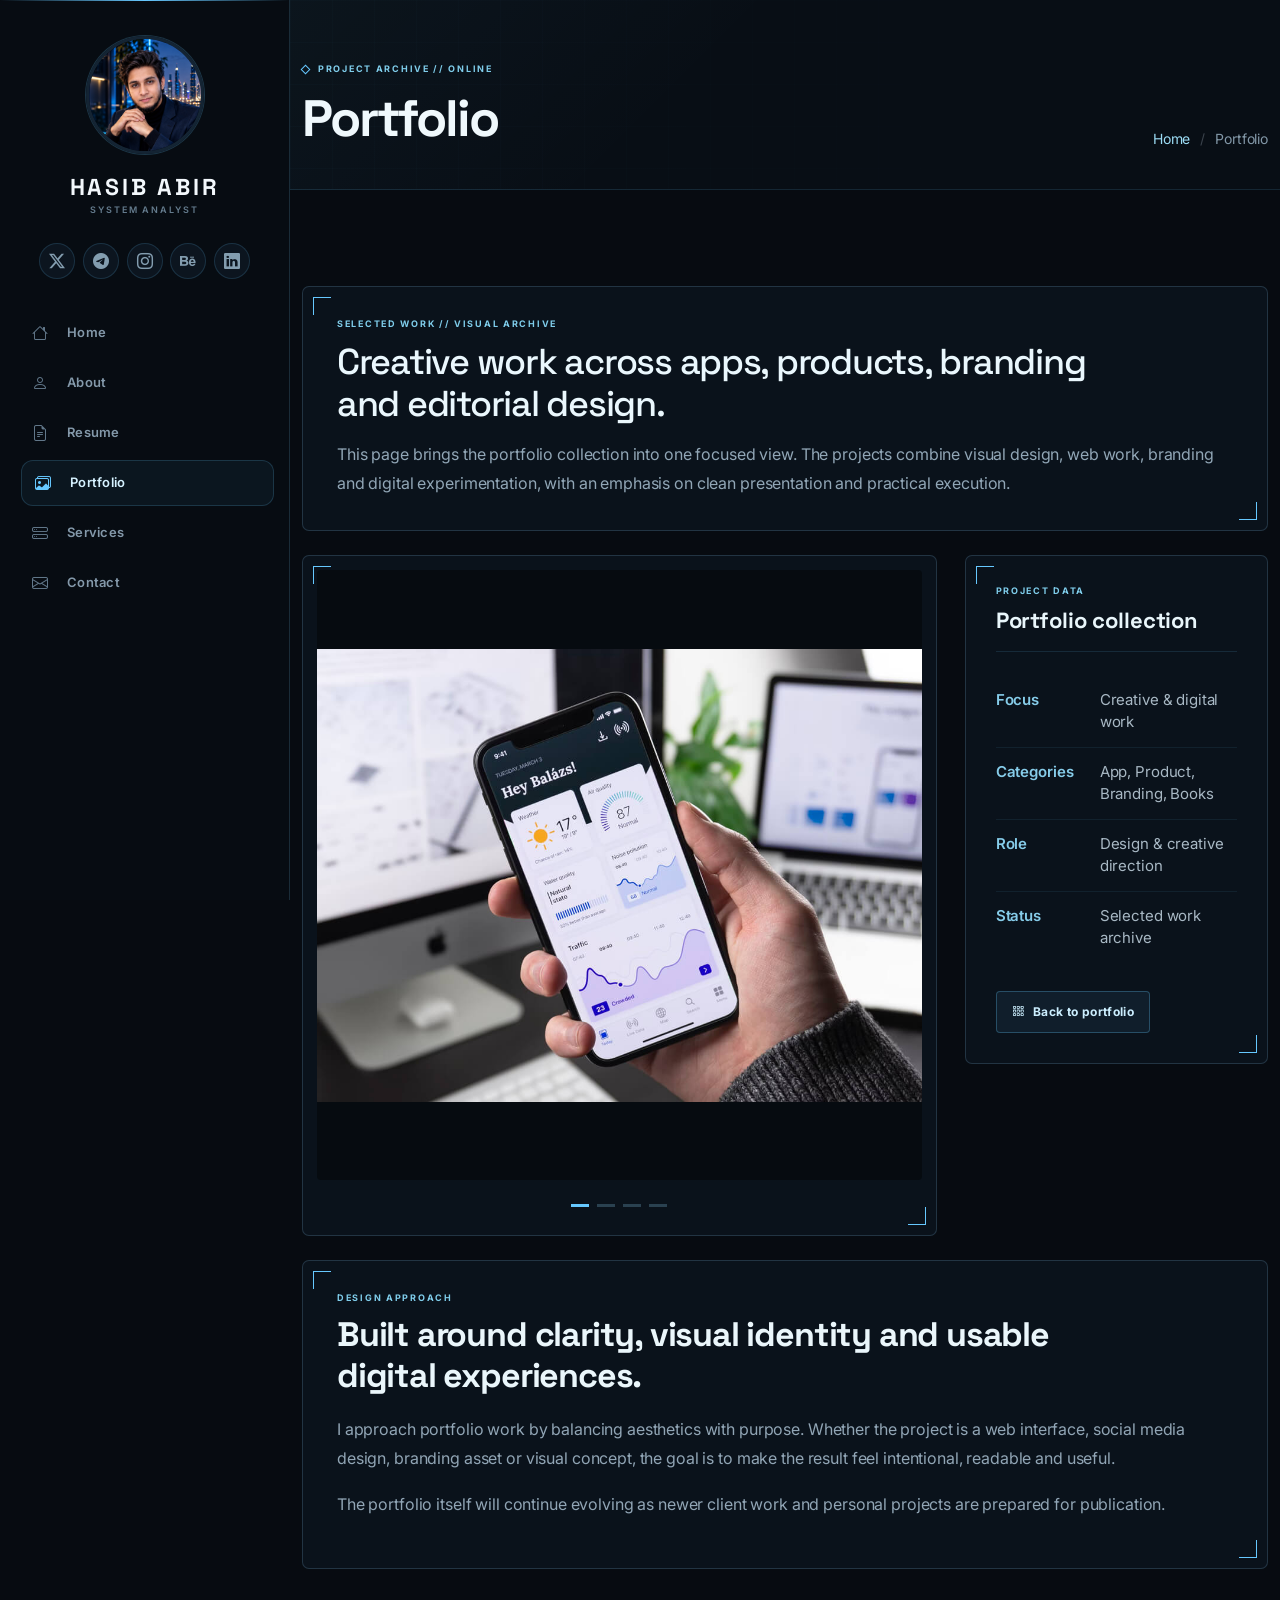
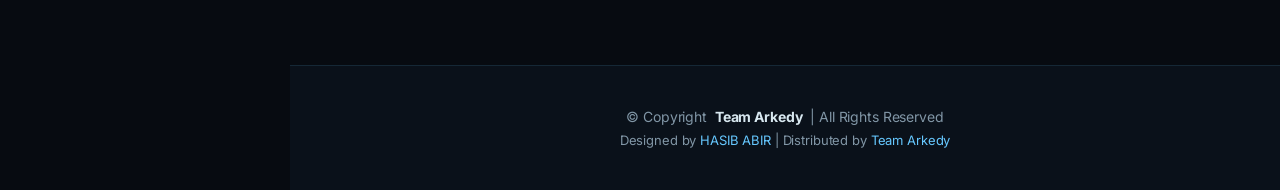
<file: portfolio-details.html>
<!DOCTYPE html>
<html lang="en">
<head>

  <meta charset="utf-8">
  <meta content="width=device-width, initial-scale=1.0" name="viewport">
  <title>Portfolio | mcHasib - Web, App &amp; Digital Design Projects</title>
  <meta name="description" content="Explore selected web, app, branding, product and editorial design work by Hasib Abir (mcHasib), a Dubai-based IT freelancer and digital creator.">
  <meta name="author" content="Hasib Abir">
  <meta name="robots" content="index,follow,max-image-preview:large,max-snippet:-1,max-video-preview:-1">
  <meta name="theme-color" content="#07111a">
  <link rel="canonical" href="https://profile.hasibabir.us/portfolio-details.html">

  <!-- Open Graph / social sharing -->
  <meta property="og:locale" content="en_US">
  <meta property="og:type" content="website">
  <meta property="og:site_name" content="mcHasib | Hasib Abir">
  <meta property="og:title" content="Portfolio | mcHasib - Web, App &amp; Digital Design Projects">
  <meta property="og:description" content="Explore selected web, app, branding, product and editorial design work by Hasib Abir (mcHasib), a Dubai-based IT freelancer and digital creator.">
  <meta property="og:url" content="https://profile.hasibabir.us/portfolio-details.html">
  <meta property="og:image" content="https://profile.hasibabir.us/assets/img/portfolio/app-1.jpg">
  <meta property="og:image:width" content="1024">
  <meta property="og:image:height" content="768">
  <meta property="og:image:alt" content="Selected digital design work by Hasib Abir">

  <!-- X / Twitter Cards -->
  <meta name="twitter:card" content="summary_large_image">
  <meta name="twitter:site" content="@mchasibofficial">
  <meta name="twitter:creator" content="@mchasibofficial">
  <meta name="twitter:title" content="Portfolio | mcHasib - Web, App &amp; Digital Design Projects">
  <meta name="twitter:description" content="Explore selected web, app, branding, product and editorial design work by Hasib Abir (mcHasib), a Dubai-based IT freelancer and digital creator.">
  <meta name="twitter:image" content="https://profile.hasibabir.us/assets/img/portfolio/app-1.jpg">
  <meta name="twitter:image:alt" content="Selected digital design work by Hasib Abir">

  <script type="application/ld+json">
{
  "@context": "https://schema.org",
  "@graph": [
    {
      "@type": "WebSite",
      "@id": "https://profile.hasibabir.us/#website",
      "url": "https://profile.hasibabir.us/",
      "name": "mcHasib | Hasib Abir"
    },
    {
      "@type": "Person",
      "@id": "https://profile.hasibabir.us/#person",
      "name": "Hasib Abir",
      "alternateName": [
        "mcHasib",
        "Hasib",
        "hasibabir",
        "Haisbabir"
      ],
      "url": "https://profile.hasibabir.us/"
    },
    {
      "@type": "CollectionPage",
      "@id": "https://profile.hasibabir.us/portfolio-details.html#webpage",
      "url": "https://profile.hasibabir.us/portfolio-details.html",
      "name": "Portfolio by Hasib Abir (mcHasib)",
      "description": "Explore selected web, app, branding, product and editorial design work by Hasib Abir (mcHasib), a Dubai-based IT freelancer and digital creator.",
      "isPartOf": {
        "@id": "https://profile.hasibabir.us/#website"
      },
      "about": {
        "@id": "https://profile.hasibabir.us/#person"
      },
      "inLanguage": "en",
      "mainEntity": {
        "@type": "ItemList",
        "itemListElement": [
          {
            "@type": "ListItem",
            "position": 1,
            "item": {
              "@type": "CreativeWork",
              "name": "Mobile App UI Concepts"
            }
          },
          {
            "@type": "ListItem",
            "position": 2,
            "item": {
              "@type": "CreativeWork",
              "name": "Product Presentation Concepts"
            }
          },
          {
            "@type": "ListItem",
            "position": 3,
            "item": {
              "@type": "CreativeWork",
              "name": "Branding and Packaging Concepts"
            }
          },
          {
            "@type": "ListItem",
            "position": 4,
            "item": {
              "@type": "CreativeWork",
              "name": "Editorial and Book Cover Concepts"
            }
          }
        ]
      }
    },
    {
      "@type": "BreadcrumbList",
      "itemListElement": [
        {
          "@type": "ListItem",
          "position": 1,
          "name": "Home",
          "item": "https://profile.hasibabir.us/"
        },
        {
          "@type": "ListItem",
          "position": 2,
          "name": "Portfolio",
          "item": "https://profile.hasibabir.us/portfolio-details.html"
        }
      ]
    }
  ]
}
  </script>

<link href="assets/img/favicon.png" rel="icon">
  <link href="assets/img/apple-touch-icon.png" rel="apple-touch-icon">
  <link href="https://fonts.googleapis.com" rel="preconnect">
  <link href="https://fonts.gstatic.com" rel="preconnect" crossorigin>
  <link href="https://fonts.googleapis.com/css2?family=Inter:wght@300;400;500;600;700;800&family=Space+Grotesk:wght@400;500;600;700&display=swap" rel="stylesheet">
  <link href="assets/vendor/bootstrap/css/bootstrap.min.css" rel="stylesheet">
  <link href="assets/vendor/bootstrap-icons/bootstrap-icons.css" rel="stylesheet">
  <link href="assets/vendor/aos/aos.css" rel="stylesheet">
  <link href="assets/vendor/glightbox/css/glightbox.min.css" rel="stylesheet">
  <link href="assets/vendor/swiper/swiper-bundle.min.css" rel="stylesheet">
  <link href="assets/css/style.css?v=0.4" rel="stylesheet">
  <link href="assets/css/secondary-pages.css?v=0.4" rel="stylesheet">
</head>
<body class="portfolio-details-page secondary-page">

  <button class="header-toggle d-xl-none bi bi-list" type="button" aria-label="Open navigation" aria-expanded="false"></button>

  <header id="header" class="header dark-background d-flex flex-column">
    <div class="profile-img">
      <img alt="Hasib Abir, Dubai-based System Analyst and IT freelancer" class="img-fluid rounded-circle" decoding="async" height="600" src="assets/img/my-profile-img.jpg" width="600"/>
    </div>

    <a href="index.html" class="logo d-flex align-items-center justify-content-center">
      <h1 class="sitename">HASIB ABIR</h1>
    </a>


    <div class="social-links text-center">
      <a href="https://x.com/mchasibofficial" class="twitter" aria-label="X" rel="me"><i class="bi bi-twitter-x"></i></a>
      <a href="https://t.me/mchasib" class="telegram" aria-label="Telegram" rel="me"><i class="bi bi-telegram"></i></a>
      <a href="https://instagram.com/mchasibofficial" class="instagram" aria-label="Instagram" rel="me"><i class="bi bi-instagram"></i></a>
      <a href="https://www.behance.net/mchasib" class="behance" aria-label="Behance" rel="me"><i class="bi bi-behance"></i></a>
      <a href="https://www.linkedin.com/in/mchasib/" class="linkedin" aria-label="LinkedIn" rel="me"><i class="bi bi-linkedin"></i></a>
    </div>

    <nav id="navmenu" class="navmenu">
      <ul>
        <li><a href="index.html#hero"><i class="bi bi-house navicon"></i> Home</a></li>
        <li><a href="index.html#about"><i class="bi bi-person navicon"></i> About</a></li>
        <li><a href="index.html#resume"><i class="bi bi-file-earmark-text navicon"></i> Resume</a></li>
        <li><a href="index.html#portfolio" class="active"><i class="bi bi-images navicon"></i> Portfolio</a></li>
        <li><a href="index.html#services"><i class="bi bi-hdd-stack navicon"></i> Services</a></li>
        <li><a href="index.html#contact"><i class="bi bi-envelope navicon"></i> Contact</a></li>
      </ul>
    </nav>
  </header>
  <main class="main">

    <div class="page-title secondary-page-title">
      <div class="container d-lg-flex justify-content-between align-items-end gap-3">
        <div>
          <div class="secondary-kicker"><span></span> PROJECT ARCHIVE // ONLINE</div>
          <h1 class="mb-2 mb-lg-0">Portfolio</h1>
        </div>
        <nav class="breadcrumbs" aria-label="Breadcrumb">
          <ol>
            <li><a href="index.html">Home</a></li>
            <li class="current">Portfolio</li>
          </ol>
        </nav>
      </div>
    </div>

    <section id="portfolio-details" class="portfolio-details section secondary-detail-section">
      <div class="container" data-aos="fade-up" data-aos-delay="80">
        <div class="secondary-intro tech-panel mb-4">
          <div class="panel-label">SELECTED WORK // VISUAL ARCHIVE</div>
          <h2>Creative work across apps, products, branding and editorial design.</h2>
          <p>This page brings the portfolio collection into one focused view. The projects combine visual design, web work, branding and digital experimentation, with an emphasis on clean presentation and practical execution.</p>
        </div>

        <div class="row gy-4 align-items-start">
          <div class="col-lg-8">
            <div class="portfolio-details-slider swiper init-swiper tech-panel media-panel">
              <script type="application/json" class="swiper-config">
                {
                  "loop": true,
                  "speed": 700,
                  "autoplay": {"delay": 4200, "disableOnInteraction": false},
                  "slidesPerView": 1,
                  "spaceBetween": 18,
                  "pagination": {"el": ".swiper-pagination", "type": "bullets", "clickable": true}
                }
              </script>
              <div class="swiper-wrapper align-items-center">
                <div class="swiper-slide"><a class="glightbox" href="assets/img/portfolio/app-1.jpg" data-gallery="detail-gallery"><img alt="Mobile dashboard UI concept by Hasib Abir" decoding="async" height="768" loading="lazy" src="assets/img/portfolio/app-1.jpg" width="1024"/></a></div>
                <div class="swiper-slide"><a class="glightbox" href="assets/img/portfolio/product-1.jpg" data-gallery="detail-gallery"><img alt="Smartwatch product presentation concept by Hasib Abir" decoding="async" height="768" loading="lazy" src="assets/img/portfolio/product-1.jpg" width="1024"/></a></div>
                <div class="swiper-slide"><a class="glightbox" href="assets/img/portfolio/branding-1.jpg" data-gallery="detail-gallery"><img alt="Cosmetic branding and packaging concept by Hasib Abir" decoding="async" height="768" loading="lazy" src="assets/img/portfolio/branding-1.jpg" width="1024"/></a></div>
                <div class="swiper-slide"><a class="glightbox" href="assets/img/portfolio/books-1.jpg" data-gallery="detail-gallery"><img alt="Editorial book cover design concept by Hasib Abir" decoding="async" height="768" loading="lazy" src="assets/img/portfolio/books-1.jpg" width="1024"/></a></div>
              </div>
              <div class="swiper-pagination"></div>
            </div>
          </div>

          <div class="col-lg-4">
            <div class="portfolio-info tech-panel" data-aos="fade-up" data-aos-delay="140">
              <div class="panel-label">PROJECT DATA</div>
              <h3>Portfolio collection</h3>
              <ul class="detail-data-list">
                <li><strong>Focus</strong><span>Creative & digital work</span></li>
                <li><strong>Categories</strong><span>App, Product, Branding, Books</span></li>
                <li><strong>Role</strong><span>Design & creative direction</span></li>
                <li><strong>Status</strong><span>Selected work archive</span></li>
              </ul>
              <a class="secondary-action" href="index.html#portfolio"><i class="bi bi-grid-3x3-gap"></i> Back to portfolio</a>
            </div>
          </div>
        </div>

        <div class="portfolio-description tech-panel mt-4" data-aos="fade-up" data-aos-delay="180">
          <div class="panel-label">DESIGN APPROACH</div>
          <h2>Built around clarity, visual identity and usable digital experiences.</h2>
          <p>I approach portfolio work by balancing aesthetics with purpose. Whether the project is a web interface, social media design, branding asset or visual concept, the goal is to make the result feel intentional, readable and useful.</p>
          <p>The portfolio itself will continue evolving as newer client work and personal projects are prepared for publication.</p>
        </div>
      </div>
    </section>
  </main>

  <footer id="footer" class="footer position-relative light-background">
    <div class="container">
      <div class="copyright text-center">
        <p>© <span>Copyright</span> <strong class="px-1 sitename">Team Arkedy</strong> <span>| All Rights Reserved</span></p>
      </div>
      <div class="credits">Designed by <a href="https://www.hasibabir.us/">HASIB ABIR</a> | Distributed by <a href="#">Team Arkedy</a></div>
    </div>
  </footer>

  <a href="#" id="scroll-top" class="scroll-top d-flex align-items-center justify-content-center" aria-label="Back to top"><i class="bi bi-arrow-up"></i></a>
  <div id="preloader"></div>
  <script src="assets/vendor/bootstrap/js/bootstrap.bundle.min.js"></script>
  <script src="assets/vendor/php-email-form/validate.js"></script>
  <script src="assets/vendor/aos/aos.js"></script>
  <script src="assets/vendor/typed.js/typed.umd.js"></script>
  <script src="assets/vendor/purecounter/purecounter_vanilla.js"></script>
  <script src="assets/vendor/waypoints/noframework.waypoints.js"></script>
  <script src="assets/vendor/glightbox/js/glightbox.min.js"></script>
  <script src="assets/vendor/imagesloaded/imagesloaded.pkgd.min.js"></script>
  <script src="assets/vendor/isotope-layout/isotope.pkgd.min.js"></script>
  <script src="assets/vendor/swiper/swiper-bundle.min.js"></script>
  <script src="assets/js/script.js?v=0.4"></script>
</body>
</html>
</file>
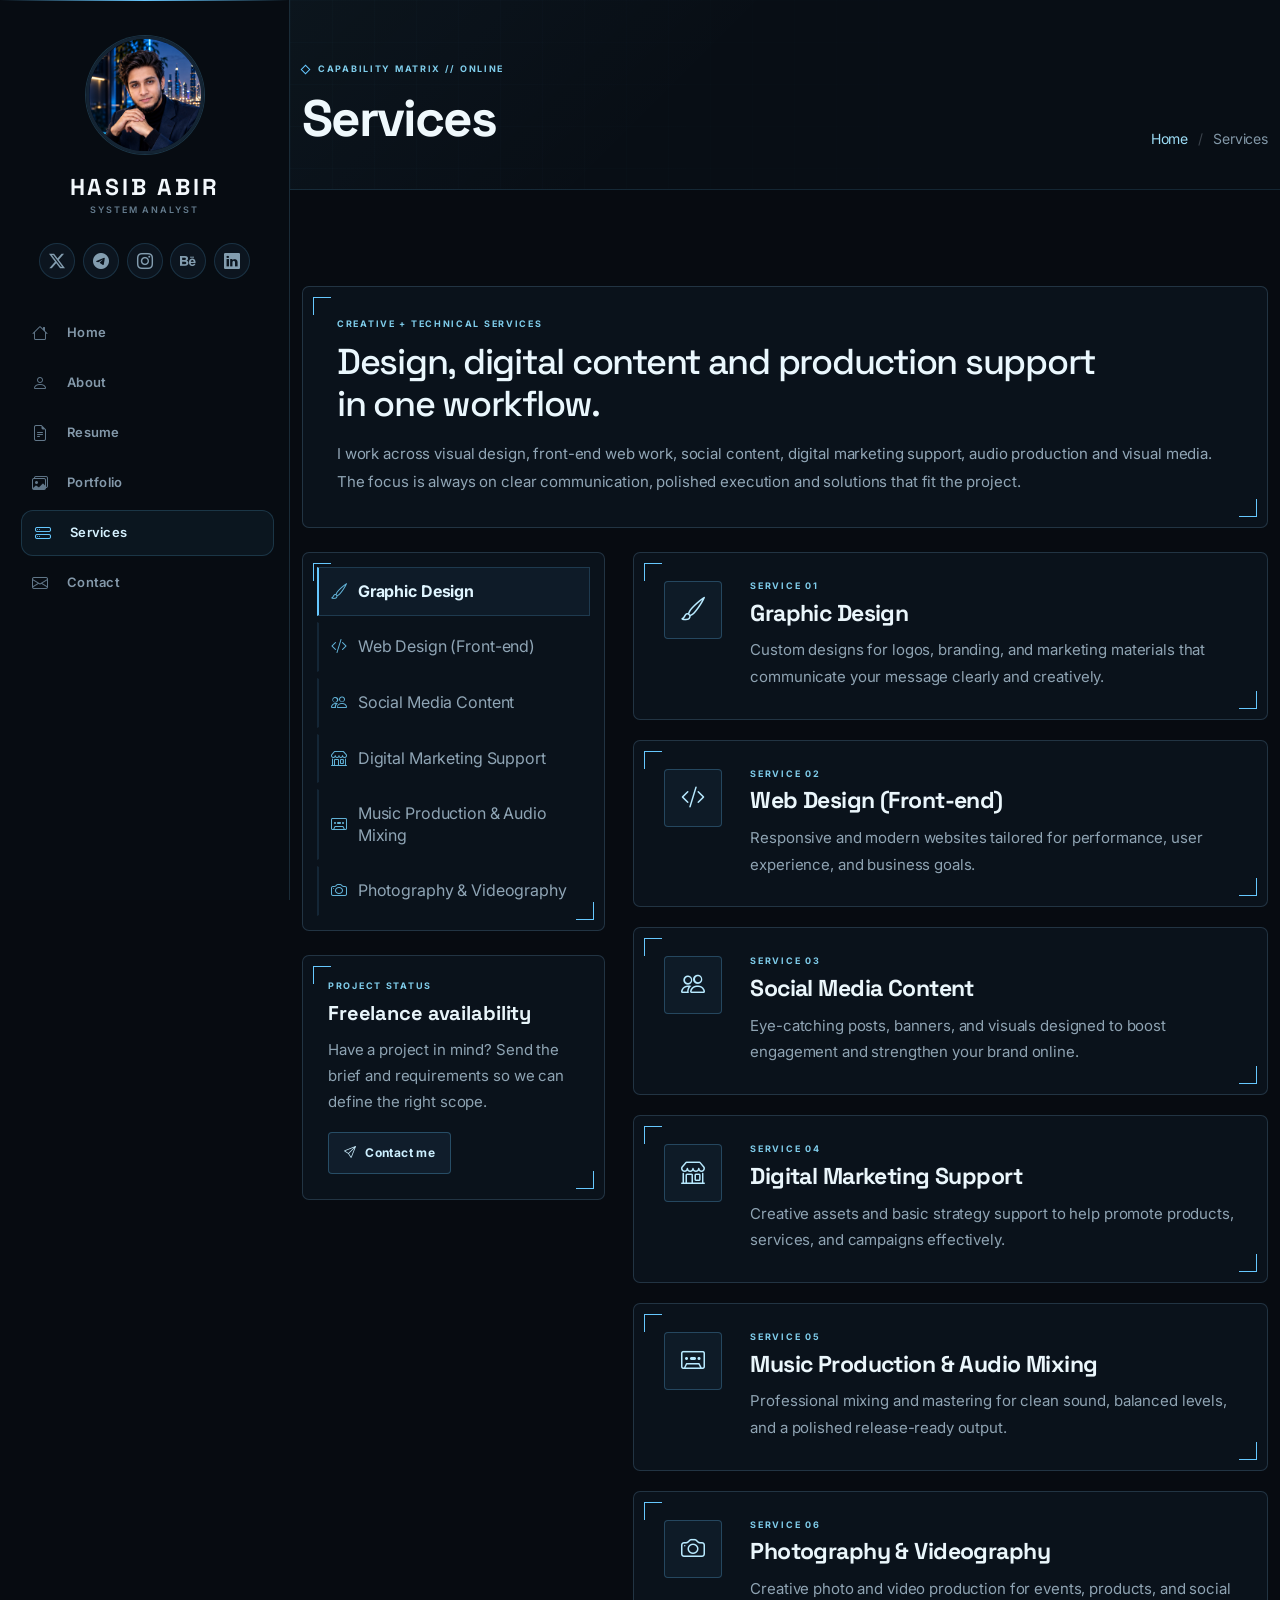
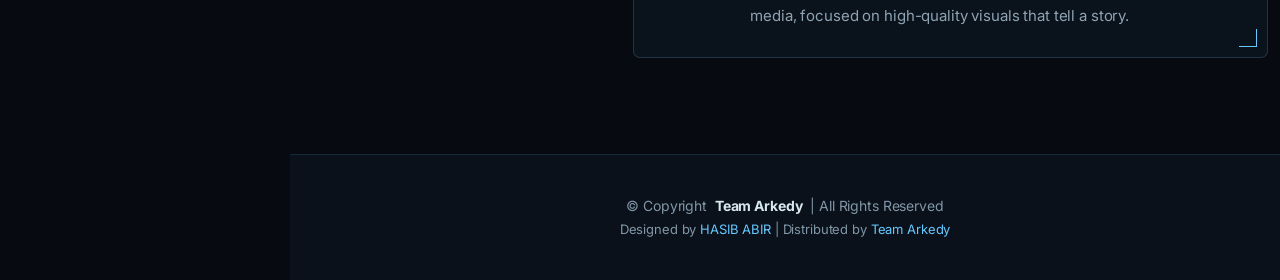
<file: service-details.html>
<!DOCTYPE html>
<html lang="en">
<head>

  <meta charset="utf-8">
  <meta content="width=device-width, initial-scale=1.0" name="viewport">
  <title>Services | mcHasib - Dubai IT Support, Web Design &amp; Digital</title>
  <meta name="description" content="Dubai-based freelance IT support, web design, app design, branding, digital content, photography and creative technology services by Hasib Abir (mcHasib).">
  <meta name="author" content="Hasib Abir">
  <meta name="robots" content="index,follow,max-image-preview:large,max-snippet:-1,max-video-preview:-1">
  <meta name="theme-color" content="#07111a">
  <link rel="canonical" href="https://profile.hasibabir.us/service-details.html">

  <!-- Open Graph / social sharing -->
  <meta property="og:locale" content="en_US">
  <meta property="og:type" content="website">
  <meta property="og:site_name" content="mcHasib | Hasib Abir">
  <meta property="og:title" content="Services | mcHasib - Dubai IT Support, Web Design &amp; Digital">
  <meta property="og:description" content="Dubai-based freelance IT support, web design, app design, branding, digital content, photography and creative technology services by Hasib Abir (mcHasib).">
  <meta property="og:url" content="https://profile.hasibabir.us/service-details.html">
  <meta property="og:image" content="https://profile.hasibabir.us/assets/img/services.jpg">
  <meta property="og:image:width" content="1024">
  <meta property="og:image:height" content="648">
  <meta property="og:image:alt" content="Digital and creative technology services by Hasib Abir">

  <!-- X / Twitter Cards -->
  <meta name="twitter:card" content="summary_large_image">
  <meta name="twitter:site" content="@mchasibofficial">
  <meta name="twitter:creator" content="@mchasibofficial">
  <meta name="twitter:title" content="Services | mcHasib - Dubai IT Support, Web Design &amp; Digital">
  <meta name="twitter:description" content="Dubai-based freelance IT support, web design, app design, branding, digital content, photography and creative technology services by Hasib Abir (mcHasib).">
  <meta name="twitter:image" content="https://profile.hasibabir.us/assets/img/services.jpg">
  <meta name="twitter:image:alt" content="Digital and creative technology services by Hasib Abir">

  <script type="application/ld+json">
{
  "@context": "https://schema.org",
  "@graph": [
    {
      "@type": "WebSite",
      "@id": "https://profile.hasibabir.us/#website",
      "url": "https://profile.hasibabir.us/",
      "name": "mcHasib | Hasib Abir"
    },
    {
      "@type": "Person",
      "@id": "https://profile.hasibabir.us/#person",
      "name": "Hasib Abir",
      "alternateName": [
        "mcHasib",
        "Hasib",
        "hasibabir",
        "Haisbabir"
      ],
      "url": "https://profile.hasibabir.us/"
    },
    {
      "@type": "CollectionPage",
      "@id": "https://profile.hasibabir.us/service-details.html#webpage",
      "url": "https://profile.hasibabir.us/service-details.html",
      "name": "Services by Hasib Abir (mcHasib)",
      "description": "Dubai-based freelance IT support, web design, app design, branding, digital content, photography and creative technology services by Hasib Abir (mcHasib).",
      "isPartOf": {
        "@id": "https://profile.hasibabir.us/#website"
      },
      "about": {
        "@id": "https://profile.hasibabir.us/#person"
      },
      "inLanguage": "en",
      "mainEntity": {
        "@type": "ItemList",
        "itemListElement": [
          {
            "@type": "ListItem",
            "position": 1,
            "item": {
              "@type": "Service",
              "name": "Freelance IT Support",
              "provider": {
                "@id": "https://profile.hasibabir.us/#person"
              }
            }
          },
          {
            "@type": "ListItem",
            "position": 2,
            "item": {
              "@type": "Service",
              "name": "Web Design (Front-end)",
              "provider": {
                "@id": "https://profile.hasibabir.us/#person"
              }
            }
          },
          {
            "@type": "ListItem",
            "position": 3,
            "item": {
              "@type": "Service",
              "name": "Graphic Design",
              "provider": {
                "@id": "https://profile.hasibabir.us/#person"
              }
            }
          },
          {
            "@type": "ListItem",
            "position": 4,
            "item": {
              "@type": "Service",
              "name": "Social Media Content",
              "provider": {
                "@id": "https://profile.hasibabir.us/#person"
              }
            }
          },
          {
            "@type": "ListItem",
            "position": 5,
            "item": {
              "@type": "Service",
              "name": "Digital Marketing Support",
              "provider": {
                "@id": "https://profile.hasibabir.us/#person"
              }
            }
          },
          {
            "@type": "ListItem",
            "position": 6,
            "item": {
              "@type": "Service",
              "name": "Music Production & Audio Mixing",
              "provider": {
                "@id": "https://profile.hasibabir.us/#person"
              }
            }
          },
          {
            "@type": "ListItem",
            "position": 7,
            "item": {
              "@type": "Service",
              "name": "Photography & Videography",
              "provider": {
                "@id": "https://profile.hasibabir.us/#person"
              }
            }
          }
        ]
      }
    },
    {
      "@type": "BreadcrumbList",
      "itemListElement": [
        {
          "@type": "ListItem",
          "position": 1,
          "name": "Home",
          "item": "https://profile.hasibabir.us/"
        },
        {
          "@type": "ListItem",
          "position": 2,
          "name": "Services",
          "item": "https://profile.hasibabir.us/service-details.html"
        }
      ]
    }
  ]
}
  </script>

<link href="assets/img/favicon.png" rel="icon">
  <link href="assets/img/apple-touch-icon.png" rel="apple-touch-icon">
  <link href="https://fonts.googleapis.com" rel="preconnect">
  <link href="https://fonts.gstatic.com" rel="preconnect" crossorigin>
  <link href="https://fonts.googleapis.com/css2?family=Inter:wght@300;400;500;600;700;800&family=Space+Grotesk:wght@400;500;600;700&display=swap" rel="stylesheet">
  <link href="assets/vendor/bootstrap/css/bootstrap.min.css" rel="stylesheet">
  <link href="assets/vendor/bootstrap-icons/bootstrap-icons.css" rel="stylesheet">
  <link href="assets/vendor/aos/aos.css" rel="stylesheet">
  <link href="assets/vendor/glightbox/css/glightbox.min.css" rel="stylesheet">
  <link href="assets/vendor/swiper/swiper-bundle.min.css" rel="stylesheet">
  <link href="assets/css/style.css?v=0.4" rel="stylesheet">
  <link href="assets/css/secondary-pages.css?v=0.4" rel="stylesheet">
</head>
<body class="service-details-page secondary-page">

  <button class="header-toggle d-xl-none bi bi-list" type="button" aria-label="Open navigation" aria-expanded="false"></button>

  <header id="header" class="header dark-background d-flex flex-column">
    <div class="profile-img">
      <img alt="Hasib Abir, Dubai-based System Analyst and IT freelancer" class="img-fluid rounded-circle" decoding="async" height="600" src="assets/img/my-profile-img.jpg" width="600"/>
    </div>

    <a href="index.html" class="logo d-flex align-items-center justify-content-center">
      <h1 class="sitename">HASIB ABIR</h1>
    </a>


    <div class="social-links text-center">
      <a href="https://x.com/mchasibofficial" class="twitter" aria-label="X" rel="me"><i class="bi bi-twitter-x"></i></a>
      <a href="https://t.me/mchasib" class="telegram" aria-label="Telegram" rel="me"><i class="bi bi-telegram"></i></a>
      <a href="https://instagram.com/mchasibofficial" class="instagram" aria-label="Instagram" rel="me"><i class="bi bi-instagram"></i></a>
      <a href="https://www.behance.net/mchasib" class="behance" aria-label="Behance" rel="me"><i class="bi bi-behance"></i></a>
      <a href="https://www.linkedin.com/in/mchasib/" class="linkedin" aria-label="LinkedIn" rel="me"><i class="bi bi-linkedin"></i></a>
    </div>

    <nav id="navmenu" class="navmenu">
      <ul>
        <li><a href="index.html#hero"><i class="bi bi-house navicon"></i> Home</a></li>
        <li><a href="index.html#about"><i class="bi bi-person navicon"></i> About</a></li>
        <li><a href="index.html#resume"><i class="bi bi-file-earmark-text navicon"></i> Resume</a></li>
        <li><a href="index.html#portfolio"><i class="bi bi-images navicon"></i> Portfolio</a></li>
        <li><a href="index.html#services" class="active"><i class="bi bi-hdd-stack navicon"></i> Services</a></li>
        <li><a href="index.html#contact"><i class="bi bi-envelope navicon"></i> Contact</a></li>
      </ul>
    </nav>
  </header>
  <main class="main">

    <div class="page-title secondary-page-title">
      <div class="container d-lg-flex justify-content-between align-items-end gap-3">
        <div>
          <div class="secondary-kicker"><span></span> CAPABILITY MATRIX // ONLINE</div>
          <h1 class="mb-2 mb-lg-0">Services</h1>
        </div>
        <nav class="breadcrumbs" aria-label="Breadcrumb">
          <ol>
            <li><a href="index.html">Home</a></li>
            <li class="current">Services</li>
          </ol>
        </nav>
      </div>
    </div>

    <section id="service-details" class="service-details section secondary-detail-section">
      <div class="container">
        <div class="secondary-intro tech-panel mb-4" data-aos="fade-up">
          <div class="panel-label">CREATIVE + TECHNICAL SERVICES</div>
          <h2>Design, digital content and production support in one workflow.</h2>
          <p>I work across visual design, front-end web work, social content, digital marketing support, audio production and visual media. The focus is always on clear communication, polished execution and solutions that fit the project.</p>
        </div>

        <div class="row gy-4 align-items-start">
          <div class="col-lg-4" data-aos="fade-up" data-aos-delay="80">
            <div class="services-list tech-panel sticky-service-nav">
<a href="#graphic" class="active"><i class="bi bi-brush"></i><span>Graphic Design</span></a>
<a href="#web"><i class="bi bi-code-slash"></i><span>Web Design (Front-end)</span></a>
<a href="#social"><i class="bi bi-people"></i><span>Social Media Content</span></a>
<a href="#marketing"><i class="bi bi-shop"></i><span>Digital Marketing Support</span></a>
<a href="#audio"><i class="bi bi-cassette"></i><span>Music Production & Audio Mixing</span></a>
<a href="#photo"><i class="bi bi-camera"></i><span>Photography & Videography</span></a>
            </div>
            <div class="tech-panel availability-panel mt-4">
              <div class="panel-label">PROJECT STATUS</div>
              <h4>Freelance availability</h4>
              <p>Have a project in mind? Send the brief and requirements so we can define the right scope.</p>
              <a class="secondary-action" href="index.html#contact"><i class="bi bi-send"></i> Contact me</a>
            </div>
          </div>

          <div class="col-lg-8">
            <div class="service-detail-stack">
<article id="graphic" class="service-detail-card tech-panel" data-aos="fade-up" data-aos-delay="80">
  <div class="service-detail-icon"><i class="bi bi-brush"></i></div>
  <div><div class="panel-label">SERVICE 01</div><h3>Graphic Design</h3><p>Custom designs for logos, branding, and marketing materials that communicate your message clearly and creatively.</p></div>
</article>
<article id="web" class="service-detail-card tech-panel" data-aos="fade-up" data-aos-delay="120">
  <div class="service-detail-icon"><i class="bi bi-code-slash"></i></div>
  <div><div class="panel-label">SERVICE 02</div><h3>Web Design (Front-end)</h3><p>Responsive and modern websites tailored for performance, user experience, and business goals.</p></div>
</article>
<article id="social" class="service-detail-card tech-panel" data-aos="fade-up" data-aos-delay="160">
  <div class="service-detail-icon"><i class="bi bi-people"></i></div>
  <div><div class="panel-label">SERVICE 03</div><h3>Social Media Content</h3><p>Eye-catching posts, banners, and visuals designed to boost engagement and strengthen your brand online.</p></div>
</article>
<article id="marketing" class="service-detail-card tech-panel" data-aos="fade-up" data-aos-delay="200">
  <div class="service-detail-icon"><i class="bi bi-shop"></i></div>
  <div><div class="panel-label">SERVICE 04</div><h3>Digital Marketing Support</h3><p>Creative assets and basic strategy support to help promote products, services, and campaigns effectively.</p></div>
</article>
<article id="audio" class="service-detail-card tech-panel" data-aos="fade-up" data-aos-delay="240">
  <div class="service-detail-icon"><i class="bi bi-cassette"></i></div>
  <div><div class="panel-label">SERVICE 05</div><h3>Music Production & Audio Mixing</h3><p>Professional mixing and mastering for clean sound, balanced levels, and a polished release-ready output.</p></div>
</article>
<article id="photo" class="service-detail-card tech-panel" data-aos="fade-up" data-aos-delay="280">
  <div class="service-detail-icon"><i class="bi bi-camera"></i></div>
  <div><div class="panel-label">SERVICE 06</div><h3>Photography & Videography</h3><p>Creative photo and video production for events, products, and social media, focused on high-quality visuals that tell a story.</p></div>
</article>
            </div>
          </div>
        </div>
      </div>
    </section>
  </main>

  <footer id="footer" class="footer position-relative light-background">
    <div class="container">
      <div class="copyright text-center">
        <p>© <span>Copyright</span> <strong class="px-1 sitename">Team Arkedy</strong> <span>| All Rights Reserved</span></p>
      </div>
      <div class="credits">Designed by <a href="https://www.hasibabir.us/">HASIB ABIR</a> | Distributed by <a href="#">Team Arkedy</a></div>
    </div>
  </footer>

  <a href="#" id="scroll-top" class="scroll-top d-flex align-items-center justify-content-center" aria-label="Back to top"><i class="bi bi-arrow-up"></i></a>
  <div id="preloader"></div>
  <script src="assets/vendor/bootstrap/js/bootstrap.bundle.min.js"></script>
  <script src="assets/vendor/php-email-form/validate.js"></script>
  <script src="assets/vendor/aos/aos.js"></script>
  <script src="assets/vendor/typed.js/typed.umd.js"></script>
  <script src="assets/vendor/purecounter/purecounter_vanilla.js"></script>
  <script src="assets/vendor/waypoints/noframework.waypoints.js"></script>
  <script src="assets/vendor/glightbox/js/glightbox.min.js"></script>
  <script src="assets/vendor/imagesloaded/imagesloaded.pkgd.min.js"></script>
  <script src="assets/vendor/isotope-layout/isotope.pkgd.min.js"></script>
  <script src="assets/vendor/swiper/swiper-bundle.min.js"></script>
  <script src="assets/js/script.js?v=0.4"></script>
</body>
</html>
</file>
<file: assets/css/secondary-pages.css>
/* ==============================================================
   HASIB PORTFOLIO V0.4 - SECONDARY PAGES ONLY
   index.html and its primary styling remain untouched.
   ============================================================== */
.secondary-page {
  background: #070b11;
}

.secondary-page-title {
  position: relative;
  overflow: hidden;
  padding: 64px 0 40px;
  border-bottom: 1px solid rgba(102,200,255,.13);
  background:
    linear-gradient(135deg, rgba(102,200,255,.035), transparent 42%),
    #080e15 !important;
}
.secondary-page-title::before {
  content: "";
  position: absolute;
  inset: 0;
  pointer-events: none;
  opacity: .42;
  background-image:
    linear-gradient(rgba(102,200,255,.045) 1px, transparent 1px),
    linear-gradient(90deg, rgba(102,200,255,.045) 1px, transparent 1px);
  background-size: 42px 42px;
  mask-image: linear-gradient(90deg, #000, transparent 80%);
}
.secondary-page-title .container { position: relative; z-index: 1; }
.secondary-page-title h1 {
  margin: 0;
  color: #eff8fc;
  font-family: var(--heading-font);
  font-size: clamp(32px, 4vw, 52px);
  letter-spacing: -.04em;
}
.secondary-kicker,
.panel-label {
  color: #7fcdeb;
  font: 700 9px/1.2 var(--nav-font);
  letter-spacing: .19em;
  text-transform: uppercase;
}
.secondary-kicker {
  display: flex;
  align-items: center;
  gap: 9px;
  margin-bottom: 13px;
}
.secondary-kicker span {
  width: 7px;
  height: 7px;
  border: 1px solid #66c8ff;
  transform: rotate(45deg);
}
.secondary-page-title .breadcrumbs ol {
  align-items: center;
  gap: 0;
  color: #71899a;
}
.secondary-page-title .breadcrumbs a { color: #9cdcf5; }
.secondary-page-title .breadcrumbs .current { color: #8297a7; }

.secondary-detail-section { min-height: calc(100vh - 250px); }
.secondary-detail-section > .container { max-width: 1160px; }

.tech-panel {
  position: relative;
  border: 1px solid rgba(142,211,247,.18) !important;
  background-color: rgba(11,19,29,.91) !important;
  background-image:
    linear-gradient(#66c8ff,#66c8ff),
    linear-gradient(#66c8ff,#66c8ff),
    linear-gradient(#66c8ff,#66c8ff),
    linear-gradient(#66c8ff,#66c8ff);
  background-repeat: no-repeat;
  background-size: 18px 1px, 1px 18px, 18px 1px, 1px 18px;
  background-position: left 10px top 10px, left 10px top 10px, right 10px bottom 10px, right 10px bottom 10px;
  border-radius: 7px;
  box-shadow: none !important;
}
.secondary-intro { padding: 32px 34px; }
.secondary-intro h2 {
  max-width: 780px;
  margin: 11px 0 15px;
  color: #eaf7fd;
  font-family: var(--heading-font);
  font-size: clamp(25px, 3vw, 36px);
  line-height: 1.17;
  letter-spacing: -.035em;
}
.secondary-intro p {
  max-width: 900px;
  margin: 0;
  color: #91a6b6;
  line-height: 1.82;
}

.portfolio-details .media-panel {
  padding: 14px;
  overflow: hidden;
}
.portfolio-details .portfolio-details-slider img {
  width: 100%;
  max-height: 610px;
  object-fit: contain;
  border-radius: 4px;
  background: #060b10;
}
.portfolio-details .portfolio-details-slider .swiper-pagination { margin-top: 17px; }
.portfolio-details .portfolio-details-slider .swiper-pagination .swiper-pagination-bullet {
  width: 18px;
  height: 3px;
  border-radius: 0;
  background: #2a4150;
}
.portfolio-details .portfolio-details-slider .swiper-pagination .swiper-pagination-bullet-active { background: #66c8ff; }
.portfolio-details .portfolio-info {
  padding: 30px;
  box-shadow: none !important;
}
.portfolio-details .portfolio-info h3 {
  margin: 10px 0 24px;
  padding-bottom: 17px;
  color: #e9f6fb;
  font-family: var(--heading-font);
  border-bottom: 1px solid rgba(102,200,255,.13);
}
.detail-data-list { margin: 0 0 28px; }
.detail-data-list li {
  display: grid;
  grid-template-columns: 92px 1fr;
  gap: 12px;
  margin: 0 !important;
  padding: 13px 0;
  border-bottom: 1px solid rgba(102,200,255,.08);
}
.detail-data-list li:last-child { border-bottom: 0; }
.detail-data-list strong { color: #86cce9; font-weight: 600; }
.detail-data-list span { color: #a8b8c4; }
.portfolio-details .portfolio-description {
  padding: 32px 34px;
}
.portfolio-details .portfolio-description h2 {
  max-width: 800px;
  margin: 11px 0 18px;
  color: #eaf6fb;
  font-family: var(--heading-font);
  font-size: clamp(24px, 3vw, 34px);
  letter-spacing: -.035em;
}
.portfolio-details .portfolio-description p { color: #91a5b5; line-height: 1.85; }

.secondary-action {
  display: inline-flex;
  align-items: center;
  justify-content: center;
  gap: 9px;
  min-height: 42px;
  padding: 11px 15px;
  border: 1px solid rgba(102,200,255,.28);
  border-radius: 4px;
  background: rgba(102,200,255,.07);
  color: #ccefff;
  font-size: 12px;
  font-weight: 700;
  letter-spacing: .03em;
  transition: .24s ease;
}
.secondary-action:hover {
  color: #fff;
  border-color: rgba(102,200,255,.58);
  background: rgba(102,200,255,.12);
  transform: translateY(-2px);
}
.secondary-action-ghost { background: transparent; }

.service-details .services-list {
  margin: 0;
  padding: 14px;
  border: 1px solid rgba(142,211,247,.18);
}
.service-details .services-list a {
  display: flex;
  align-items: center;
  gap: 11px;
  margin: 0;
  padding: 13px 12px;
  border: 1px solid transparent;
  border-left: 2px solid rgba(102,200,255,.12);
  color: #8fa5b5;
  line-height: 1.35;
  transition: .22s ease;
}
.service-details .services-list a + a { margin-top: 6px; }
.service-details .services-list a i { color: #63b4d9; font-size: 16px; }
.service-details .services-list a.active,
.service-details .services-list a:hover {
  color: #dff5ff;
  border-color: rgba(102,200,255,.18);
  border-left-color: #66c8ff;
  background: rgba(102,200,255,.055);
}
.sticky-service-nav { position: sticky; top: 26px; }
.availability-panel { padding: 25px; }
.availability-panel h4 {
  margin: 9px 0 12px;
  color: #e8f5fa;
  font-family: var(--heading-font);
}
.availability-panel p { color: #8ea4b3; line-height: 1.75; }
.service-detail-stack { display: grid; gap: 20px; }
.service-detail-card {
  display: grid;
  grid-template-columns: 64px minmax(0,1fr);
  gap: 22px;
  padding: 28px 30px;
  scroll-margin-top: 30px;
}
.service-detail-icon {
  width: 58px;
  height: 58px;
  display: grid;
  place-items: center;
  border: 1px solid rgba(102,200,255,.26);
  border-radius: 4px;
  background: rgba(102,200,255,.055);
  color: #b8eaff;
  font-size: 24px;
}
.service-detail-card h3 {
  margin: 8px 0 10px;
  color: #eaf6fb;
  font-family: var(--heading-font);
  font-size: 23px;
  letter-spacing: -.025em;
}
.service-detail-card p { margin: 0; color: #8fa4b3; line-height: 1.78; }

.starter-grid {
  display: grid;
  grid-template-columns: minmax(0,1.7fr) minmax(260px,.7fr);
  gap: 24px;
}
.starter-primary,
.starter-status { padding: 34px; }
.starter-primary h2 {
  margin: 11px 0 15px;
  color: #eaf6fb;
  font-family: var(--heading-font);
  font-size: clamp(28px,4vw,46px);
  letter-spacing: -.04em;
}
.starter-primary p { color: #91a5b5; max-width: 760px; line-height: 1.85; }
.starter-actions { display: flex; flex-wrap: wrap; gap: 10px; margin-top: 25px; }
.status-line {
  display: flex;
  justify-content: space-between;
  gap: 20px;
  padding: 15px 0;
  border-bottom: 1px solid rgba(102,200,255,.10);
}
.status-line:first-of-type { margin-top: 12px; }
.status-line:last-child { border-bottom: 0; }
.status-line span { color: #7d92a2; }
.status-line strong { color: #cbeeff; font-weight: 600; }

.secondary-page .footer { margin-top: 0; }

@media (max-width: 1199px) {
  .secondary-page-title { padding-top: 88px; }
  .sticky-service-nav { position: static; }
}
@media (max-width: 991px) {
  .starter-grid { grid-template-columns: 1fr; }
  .service-detail-card { grid-template-columns: 56px minmax(0,1fr); }
}
@media (max-width: 767px) {
  .secondary-page-title { padding: 84px 0 30px; }
  .secondary-page-title .breadcrumbs { margin-top: 14px; }
  .secondary-intro,
  .portfolio-details .portfolio-description,
  .starter-primary,
  .starter-status { padding: 25px 22px; }
  .portfolio-details .portfolio-info { padding: 24px 22px; }
  .detail-data-list li { grid-template-columns: 1fr; gap: 5px; }
  .service-detail-card { grid-template-columns: 1fr; gap: 16px; padding: 25px 22px; }
  .service-detail-icon { width: 52px; height: 52px; }
  .service-details .services-list { padding: 10px; }
  .starter-actions .secondary-action { width: 100%; }
}
</file>
<file: assets/css/style.css>
/**
* Template Name: iPortfolio
* Template URL: https://bootstrapmade.com/iportfolio-bootstrap-portfolio-websites-template/
* Updated: Jun 29 2024 with Bootstrap v5.3.3
* Author: BootstrapMade.com
* License: https://bootstrapmade.com/license/
*/

/*--------------------------------------------------------------
# Font & Color Variables
# Help: https://bootstrapmade.com/color-system/
--------------------------------------------------------------*/
/* Fonts */
:root {
  --default-font: "Roboto",  system-ui, -apple-system, "Segoe UI", Roboto, "Helvetica Neue", Arial, "Noto Sans", "Liberation Sans", sans-serif, "Apple Color Emoji", "Segoe UI Emoji", "Segoe UI Symbol", "Noto Color Emoji";
  --heading-font: "Raleway",  sans-serif;
  --nav-font: "Poppins",  sans-serif;
}

/* Global Colors - The following color variables are used throughout the website. Updating them here will change the color scheme of the entire website */
:root { 
  --background-color: #ffffff; /* Background color for the entire website, including individual sections */
  --default-color: #272829; /* Default color used for the majority of the text content across the entire website */
  --heading-color: #050d18; /* Color for headings, subheadings and title throughout the website */
  --accent-color: #149ddd; /* Accent color that represents your brand on the website. It's used for buttons, links, and other elements that need to stand out */
  --surface-color: #ffffff; /* The surface color is used as a background of boxed elements within sections, such as cards, icon boxes, or other elements that require a visual separation from the global background. */
  --contrast-color: #ffffff; /* Contrast color for text, ensuring readability against backgrounds of accent, heading, or default colors. */
}

/* Nav Menu Colors - The following color variables are used specifically for the navigation menu. They are separate from the global colors to allow for more customization options */
:root {
  --nav-color: #a8a9b4;  /* The default color of the main navmenu links */
  --nav-hover-color: #ffffff; /* Applied to main navmenu links when they are hovered over or active */
  --nav-mobile-background-color: #040b14; /* Used as the background color for mobile navigation menu */
  --nav-dropdown-background-color: #040b14; /* Used as the background color for dropdown items that appear when hovering over primary navigation items */
  --nav-dropdown-color: #a8a9b4; /* Used for navigation links of the dropdown items in the navigation menu. */
  --nav-dropdown-hover-color: #ffffff; /* Similar to --nav-hover-color, this color is applied to dropdown navigation links when they are hovered over. */
}

/* Color Presets - These classes override global colors when applied to any section or element, providing reuse of the sam color scheme. */

.light-background {
  --background-color: #f4fafd;
  --surface-color: #ffffff;
}

.dark-background {
  --background-color: #040b14;
  --default-color: #ffffff;
  --heading-color: #ffffff;
  --surface-color: #151f2b;
  --contrast-color: #ffffff;
}

/* Smooth scroll */
:root {
  scroll-behavior: smooth;
}

/*--------------------------------------------------------------
# General Styling & Shared Classes
--------------------------------------------------------------*/
body {
  color: var(--default-color);
  background-color: var(--background-color);
  font-family: var(--default-font);
}

a {
  color: var(--accent-color);
  text-decoration: none;
  transition: 0.3s;
}

a:hover {
  color: color-mix(in srgb, var(--accent-color), transparent 25%);
  text-decoration: none;
}

h1,
h2,
h3,
h4,
h5,
h6 {
  color: var(--heading-color);
  font-family: var(--heading-font);
}

/* PHP Email Form Messages
------------------------------*/
.php-email-form .error-message {
  display: none;
  background: #df1529;
  color: #ffffff;
  text-align: left;
  padding: 15px;
  margin-bottom: 24px;
  font-weight: 600;
}

.php-email-form .sent-message {
  display: none;
  color: #ffffff;
  background: #059652;
  text-align: center;
  padding: 15px;
  margin-bottom: 24px;
  font-weight: 600;
}

.php-email-form .loading {
  display: none;
  background: var(--surface-color);
  text-align: center;
  padding: 15px;
  margin-bottom: 24px;
}

.php-email-form .loading:before {
  content: "";
  display: inline-block;
  border-radius: 50%;
  width: 24px;
  height: 24px;
  margin: 0 10px -6px 0;
  border: 3px solid var(--accent-color);
  border-top-color: var(--surface-color);
  animation: php-email-form-loading 1s linear infinite;
}

@keyframes php-email-form-loading {
  0% {
    transform: rotate(0deg);
  }

  100% {
    transform: rotate(360deg);
  }
}

/*--------------------------------------------------------------
# Global Header
--------------------------------------------------------------*/
.header {
  color: var(--default-color);
  background-color: var(--background-color);
  position: fixed;
  top: 0;
  left: 0;
  bottom: 0;
  padding: 0 15px;
  width: 300px;
  transition: all ease-in-out 0.3s;
  overflow-y: auto;
  z-index: 997;
  border-right: 1px solid color-mix(in srgb, var(--default-color), transparent 90%);
}

.header .profile-img img {
  margin: 15px auto;
  display: block;
  width: 120px;
  border: 8px solid color-mix(in srgb, var(--default-color), transparent 85%);
}

.header .logo {
  line-height: 1;
  margin-bottom: 15px;
}

.header .logo img {
  max-height: 32px;
  margin-right: 8px;
}

.header .logo h1 {
  font-size: 24px;
  margin: 0;
  font-weight: 700;
  color: var(--heading-color);
}

.header .social-links {
  margin: 0 0 20px 0;
}

.header .social-links a {
  font-size: 16px;
  display: inline-flex;
  align-items: center;
  justify-content: center;
  background: color-mix(in srgb, var(--default-color), transparent 90%);
  color: var(--default-color);
  margin: 0 2px;
  border-radius: 50%;
  text-align: center;
  width: 40px;
  height: 40px;
  transition: 0.3s;
}

.header .social-links a:hover {
  color: var(--contrast-color);
  background: var(--accent-color);
}

@media (min-width: 1200px) {

  .header~main,
  .header~#footer {
    margin-left: 300px;
  }
}

@media (max-width: 1199px) {
  .header {
    left: -100%;
  }
}

.header.header-show {
  left: 0;
}

.header .header-toggle {
  color: var(--contrast-color);
  background-color: var(--accent-color);
  font-size: 22px;

  display: flex;
  align-items: center;
  justify-content: center;

  width: 40px;
  height: 40px;

  border-radius: 5px; /* square instead of circle */
  cursor: pointer;

  position: fixed;
  top: 15px;
  left: 15px;  /* moved from right → left */

  z-index: 9999;
  transition: background-color 0.3s;
}

.header .header-toggle:hover {
  background-color: color-mix(in srgb, var(--accent-color) 90%, white 15%);
}

.header .header-toggle:hover {
  color: var(--contrast-color);
  background-color: color-mix(in srgb, var(--accent-color) 90%, white 15%);
}

/*--------------------------------------------------------------
# Navigation Menu
--------------------------------------------------------------*/
.mobile-nav-toggle {
  display: none;
}

.navmenu {
  padding: 0;
  z-index: 9997;
}

.navmenu ul {
  list-style: none;
  padding: 0 0 20px 0;
  margin: 0;
}

.navmenu a,
.navmenu a:focus {
  color: var(--nav-color);
  padding: 15px 10px;
  font-family: var(--nav-font);
  font-size: 16px;
  font-weight: 400;
  display: flex;
  align-items: center;
  white-space: nowrap;
  transition: 0.3s;
  width: 100%;
}

.navmenu a .navicon,
.navmenu a:focus .navicon {
  font-size: 20px;
  margin-right: 10px;
}

.navmenu a .toggle-dropdown,
.navmenu a:focus .toggle-dropdown {
  font-size: 12px;
  line-height: 0;
  margin-left: auto;
  width: 30px;
  height: 30px;
  display: flex;
  align-items: center;
  justify-content: center;
  border-radius: 50%;
  transition: 0.3s;
  flex-shrink: 0;
  background-color: color-mix(in srgb, var(--accent-color), transparent 90%);
}

.navmenu a .toggle-dropdown:hover,
.navmenu a:focus .toggle-dropdown:hover {
  background-color: var(--accent-color);
  color: var(--contrast-color);
}

.navmenu a:hover,
.navmenu .active,
.navmenu .active:focus {
  color: var(--nav-hover-color);
}

.navmenu a:hover .navicon,
.navmenu .active .navicon,
.navmenu .active:focus .navicon {
  color: var(--accent-color);
}

.navmenu .active .toggle-dropdown,
.navmenu .active:focus .toggle-dropdown {
  background-color: var(--accent-color);
  color: var(--contrast-color);
  transform: rotate(180deg);
}

.navmenu .dropdown {
  display: block;
}

.navmenu .dropdown a,
.navmenu .dropdown a:focus {
  color: --nav-dropdown-color;
}

.navmenu .dropdown a:hover,
.navmenu .dropdown .active,
.navmenu .dropdown .active:focus {
  color: var(--nav-dropdown-hover-color);
}

.navmenu .dropdown ul {
  position: static;
  display: none;
  z-index: 99;
  padding: 5px 10px;
  margin: 5px 10px;
  background-color: var(--nav-dropdown-background-color);
  border: 1px solid color-mix(in srgb, var(--default-color), transparent 90%);
  box-shadow: none;
  transition: all 0.5s ease-in-out;
}

.navmenu .dropdown ul ul {
  background-color: rgba(33, 37, 41, 0.1);
}

.navmenu .dropdown>.dropdown-active {
  display: block;
  background-color: rgba(33, 37, 41, 0.03);
}

/*--------------------------------------------------------------
# Global Footer
--------------------------------------------------------------*/
.footer {
  color: var(--default-color);
  background-color: var(--background-color);
  font-size: 14px;
  padding: 40px 0;
  position: relative;
  border-top: 1px solid color-mix(in srgb, var(--default-color), transparent 90%);
}

.footer .copyright p {
  margin-bottom: 0;
}

.footer .credits {
  margin-top: 4px;
  font-size: 13px;
  text-align: center;
}

/*--------------------------------------------------------------
# Preloader
--------------------------------------------------------------*/
#preloader {
  position: fixed;
  inset: 0;
  z-index: 999999;
  overflow: hidden;
  background: var(--background-color);
  transition: all 0.6s ease-out;
}

#preloader:before {
  content: "";
  position: fixed;
  top: calc(50% - 30px);
  left: calc(50% - 30px);
  border: 6px solid #ffffff;
  border-color: var(--accent-color) transparent var(--accent-color) transparent;
  border-radius: 50%;
  width: 60px;
  height: 60px;
  animation: animate-preloader 1.5s linear infinite;
}

@keyframes animate-preloader {
  0% {
    transform: rotate(0deg);
  }

  100% {
    transform: rotate(360deg);
  }
}

/*--------------------------------------------------------------
# Scroll Top Button
--------------------------------------------------------------*/
.scroll-top {
  position: fixed;
  visibility: hidden;
  opacity: 0;
  right: 15px;
  bottom: -15px;
  z-index: 99999;
  background-color: var(--accent-color);
  width: 44px;
  height: 44px;
  border-radius: 10px;
  transition: all 0.4s;
}

.scroll-top i {
  font-size: 24px;
  color: var(--contrast-color);
  line-height: 0;
}

.scroll-top:hover {
  background-color: color-mix(in srgb, var(--accent-color), transparent 20%);
  color: var(--contrast-color);
}

.scroll-top.active {
  visibility: visible;
  opacity: 1;
  bottom: 15px;
}

/*--------------------------------------------------------------
# Disable aos animation delay on mobile devices
--------------------------------------------------------------*/
@media screen and (max-width: 768px) {
  [data-aos-delay] {
    transition-delay: 0 !important;
  }
}

/*--------------------------------------------------------------
# Global Page Titles & Breadcrumbs
--------------------------------------------------------------*/
.page-title {
  color: var(--default-color);
  background-color: var(--background-color);
  padding: 25px 0;
  position: relative;
}

.page-title h1 {
  font-size: 24px;
  font-weight: 700;
}

.page-title .breadcrumbs ol {
  display: flex;
  flex-wrap: wrap;
  list-style: none;
  padding: 0;
  margin: 0;
  font-size: 14px;
  font-weight: 400;
}

.page-title .breadcrumbs ol li+li {
  padding-left: 10px;
}

.page-title .breadcrumbs ol li+li::before {
  content: "/";
  display: inline-block;
  padding-right: 10px;
  color: color-mix(in srgb, var(--default-color), transparent 70%);
}

/*--------------------------------------------------------------
# Global Sections
--------------------------------------------------------------*/
section,
.section {
  color: var(--default-color);
  background-color: var(--background-color);
  padding: 60px 0;
  overflow: clip;
}

/*--------------------------------------------------------------
# Global Section Titles
--------------------------------------------------------------*/
.section-title {
  padding-bottom: 60px;
  position: relative;
}

.section-title h2 {
  font-size: 32px;
  font-weight: 700;
  margin-bottom: 20px;
  padding-bottom: 20px;
  position: relative;
}

.section-title h2:after {
  content: "";
  position: absolute;
  display: block;
  width: 50px;
  height: 3px;
  background: var(--accent-color);
  left: 0;
  bottom: 0;
}

.section-title p {
  margin-bottom: 0;
}

/*--------------------------------------------------------------
# Hero Section
--------------------------------------------------------------*/
.hero {
  width: 100%;
  min-height: 100vh; /* smaller than 100vh */
  position: relative;
  padding: 60px 0; /* reduced padding */
  display: flex;
  align-items: center;
  justify-content: center;
}

/* Mobile fix */
@media (max-width: 768px) {
  .hero {
    min-height: 55vh; /* much smaller on phone */
    padding: 40px 0;
  }
}

.hero img {
  position: absolute;
  inset: 0;
  display: block;
  width: 100%;
  height: 100%;
  object-fit: cover;
  z-index: 1;
}

/* Mobile tweak */
@media (max-width: 768px) {
  .hero img {
    object-position: 70% center; /* adjust for phone */
  }
}

.hero:before {
  content: "";
  background: color-mix(in srgb, var(--background-color), transparent 70%);
  position: absolute;
  inset: 0;
  z-index: 2;
}

.hero .container {
  position: relative;
  z-index: 3;
}

.hero h2 {
  margin: 0;
  font-size: 64px;
  font-weight: 700;
}

.hero p {
  margin: 5px 0 0 0;
  font-size: 26px;
}

.hero p span {
  letter-spacing: 1px;
  border-bottom: 2px solid var(--accent-color);
}

.hero .social-links {
  margin-top: 25px;
}

.hero .social-links a {
  font-size: 24px;
  display: inline-block;
  color: color-mix(in srgb, var(--default-color), transparent 50%);
  line-height: 1;
  margin-right: 20px;
  transition: 0.3s;
}

.hero .social-links a:hover {
  color: var(--accent-color);
}

@media (max-width: 768px) {
  .hero h2 {
    font-size: 32px;
  }

  .hero p {
    font-size: 20px;
  }
}

/*--------------------------------------------------------------
# About Section
--------------------------------------------------------------*/
.about .content h2 {
  font-weight: 700;
  font-size: 24px;
}

.about .content ul {
  list-style: none;
  padding: 0;
}

.about .content ul li {
  margin-bottom: 20px;
  display: flex;
  align-items: center;
}

.about .content ul strong {
  margin-right: 10px;
}

.about .content ul i {
  font-size: 16px;
  margin-right: 5px;
  color: var(--accent-color);
  line-height: 0;
}

/*--------------------------------------------------------------
# Stats Section
--------------------------------------------------------------*/
.stats .stats-item {
  padding: 30px;
  width: 100%;
}

.stats .stats-item i {
  color: var(--accent-color);
  display: block;
  font-size: 44px;
  float: left;
  line-height: 0;
}

.stats .stats-item .purecounter {
  color: var(--heading-color);
  font-size: 48px;
  line-height: 40px;
  display: block;
  font-weight: 700;
  margin-left: 60px;
}

.stats .stats-item p {
  color: color-mix(in srgb, var(--default-color), transparent 40%);
  padding: 15px 0 0 0;
  margin: 0 0 0 60px;
  font-family: var(--heading-font);
  font-size: 14px;
}

/*--------------------------------------------------------------
# Skills Section
--------------------------------------------------------------*/
.skills .progress {
  height: 60px;
  display: block;
  background: none;
  border-radius: 0;
}

.skills .progress .skill {
  color: var(--heading-color);
  padding: 0;
  margin: 0 0 6px 0;
  text-transform: uppercase;
  display: block;
  font-weight: 600;
  font-family: var(--heading-font);
}

.skills .progress .skill .val {
  float: right;
  font-style: normal;
}

.skills .progress-bar-wrap {
  background: color-mix(in srgb, var(--default-color), transparent 90%);
  height: 10px;
}

.skills .progress-bar {
  width: 1px;
  height: 10px;
  transition: 0.9s;
  background-color: var(--accent-color);
}

/*--------------------------------------------------------------
# Resume Section
--------------------------------------------------------------*/
.resume .resume-title {
  color: var(--heading-color);
  font-size: 26px;
  font-weight: 700;
  margin-top: 20px;
  margin-bottom: 20px;
}

.resume .resume-item {
  padding: 0 0 20px 20px;
  margin-top: -2px;
  border-left: 2px solid var(--accent-color);
  position: relative;
}

.resume .resume-item h4 {
  line-height: 18px;
  font-size: 18px;
  font-weight: 600;
  text-transform: uppercase;
  color: color-mix(in srgb, var(--default-color), transparent 20%);
  margin-bottom: 10px;
}

.resume .resume-item h5 {
  font-size: 16px;
  padding: 5px 15px;
  display: inline-block;
  font-weight: 600;
  margin-bottom: 10px;
}

.resume .resume-item ul {
  padding-left: 20px;
}

.resume .resume-item ul li {
  padding-bottom: 10px;
}

.resume .resume-item:last-child {
  padding-bottom: 0;
}

.resume .resume-item::before {
  content: "";
  position: absolute;
  width: 16px;
  height: 16px;
  border-radius: 50px;
  left: -9px;
  top: 0;
  background: var(--background-color);
  border: 2px solid var(--accent-color);
}

/*--------------------------------------------------------------
# Portfolio Section
--------------------------------------------------------------*/
.portfolio .portfolio-filters {
  padding: 0;
  margin: 0 auto 20px auto;
  list-style: none;
  text-align: center;
}

.portfolio .portfolio-filters li {
  cursor: pointer;
  display: inline-block;
  padding: 0;
  font-size: 14px;
  font-weight: 400;
  margin: 0 10px;
  line-height: 1;
  text-transform: uppercase;
  margin-bottom: 10px;
  transition: all 0.3s ease-in-out;
}

.portfolio .portfolio-filters li:hover,
.portfolio .portfolio-filters li.filter-active {
  color: var(--accent-color);
}

.portfolio .portfolio-filters li:first-child {
  margin-left: 0;
}

.portfolio .portfolio-filters li:last-child {
  margin-right: 0;
}

@media (max-width: 575px) {
  .portfolio .portfolio-filters li {
    font-size: 14px;
    margin: 0 5px;
  }
}

.portfolio .portfolio-content {
  position: relative;
  overflow: hidden;
}

.portfolio .portfolio-content img {
  transition: 0.3s;
}

.portfolio .portfolio-content .portfolio-info {
  opacity: 0;
  position: absolute;
  inset: 0;
  z-index: 3;
  transition: all ease-in-out 0.3s;
  background: rgba(0, 0, 0, 0.6);
  padding: 15px;
}

.portfolio .portfolio-content .portfolio-info h4 {
  font-size: 14px;
  padding: 5px 10px;
  font-weight: 400;
  color: #ffffff;
  display: inline-block;
  background-color: var(--accent-color);
}

.portfolio .portfolio-content .portfolio-info p {
  position: absolute;
  bottom: 10px;
  text-align: center;
  display: inline-block;
  left: 0;
  right: 0;
  font-size: 16px;
  font-weight: 600;
  color: rgba(255, 255, 255, 0.8);
}

.portfolio .portfolio-content .portfolio-info .preview-link,
.portfolio .portfolio-content .portfolio-info .details-link {
  position: absolute;
  left: calc(50% - 40px);
  font-size: 26px;
  top: calc(50% - 14px);
  color: #fff;
  transition: 0.3s;
  line-height: 1.2;
}

.portfolio .portfolio-content .portfolio-info .preview-link:hover,
.portfolio .portfolio-content .portfolio-info .details-link:hover {
  color: var(--accent-color);
}

.portfolio .portfolio-content .portfolio-info .details-link {
  left: 50%;
  font-size: 34px;
  line-height: 0;
}

.portfolio .portfolio-content:hover .portfolio-info {
  opacity: 1;
}

.portfolio .portfolio-content:hover img {
  transform: scale(1.1);
}

/*--------------------------------------------------------------
# Services Section
--------------------------------------------------------------*/
.services .service-item {
  position: relative;
}

.services .service-item .icon {
  background: var(--accent-color);
  display: flex;
  align-items: center;
  justify-content: center;
  width: 54px;
  height: 54px;
  border-radius: 50%;
  transition: 0.5s;
  border: 1px solid var(--accent-color);
  margin-right: 20px;
}

.services .service-item .icon i {
  color: var(--contrast-color);
  font-size: 24px;
  line-height: 0;
}

.services .service-item:hover .icon {
  background: var(--surface-color);
}

.services .service-item:hover .icon i {
  color: var(--accent-color);
}

.services .service-item .title {
  font-weight: 700;
  margin-bottom: 15px;
  font-size: 18px;
}

.services .service-item .title a {
  color: var(--heading-color);
}

.services .service-item .title a:hover {
  color: var(--accent-color);
}

.services .service-item .description {
  line-height: 24px;
  font-size: 14px;
}

/*--------------------------------------------------------------
# Testimonials Section
--------------------------------------------------------------*/
.testimonials .testimonials-carousel,
.testimonials .testimonials-slider {
  overflow: hidden;
}

.testimonials .testimonial-item {
  box-sizing: content-box;
  text-align: center;
  min-height: 320px;
}

.testimonials .testimonial-item .testimonial-img {
  width: 90px;
  border-radius: 50%;
  margin: 0 auto;
}

.testimonials .testimonial-item h3 {
  font-size: 18px;
  font-weight: bold;
  margin: 10px 0 5px 0;
}

.testimonials .testimonial-item h4 {
  font-size: 14px;
  color: color-mix(in srgb, var(--default-color), transparent 20%);
  margin: 0;
}

.testimonials .testimonial-item .quote-icon-left,
.testimonials .testimonial-item .quote-icon-right {
  color: color-mix(in srgb, var(--accent-color), transparent 40%);
  font-size: 26px;
  line-height: 0;
}

.testimonials .testimonial-item .quote-icon-left {
  display: inline-block;
  left: -5px;
  position: relative;
}

.testimonials .testimonial-item .quote-icon-right {
  display: inline-block;
  right: -5px;
  position: relative;
  top: 10px;
  transform: scale(-1, -1);
}

.testimonials .testimonial-item p {
  font-style: italic;
  margin: 0 15px 15px 15px;
  padding: 20px;
  background-color: var(--surface-color);
  position: relative;
  margin-bottom: 35px;
  border-radius: 6px;
  box-shadow: 0px 2px 15px rgba(0, 0, 0, 0.1);
}

.testimonials .testimonial-item p::after {
  content: "";
  width: 0;
  height: 0;
  border-top: 20px solid var(--surface-color);
  border-right: 20px solid transparent;
  border-left: 20px solid transparent;
  position: absolute;
  bottom: -20px;
  left: calc(50% - 20px);
}

.testimonials .swiper-wrapper {
  height: auto;
}

.testimonials .swiper-pagination {
  margin-top: 40px;
  position: relative;
}

.testimonials .swiper-pagination .swiper-pagination-bullet {
  width: 12px;
  height: 12px;
  background-color: var(--background-color);
  opacity: 1;
  border: 1px solid var(--accent-color);
}

.testimonials .swiper-pagination .swiper-pagination-bullet-active {
  background-color: var(--accent-color);
}

/*--------------------------------------------------------------
# Contact Section
--------------------------------------------------------------*/
.contact .info-wrap {
  background-color: var(--surface-color);
  box-shadow: 0px 0px 10px rgba(0, 0, 0, 0.1);
  padding: 30px;
}

@media (max-width: 575px) {
  .contact .info-wrap {
    padding: 20px;
  }
}

.contact .info-item {
  margin-bottom: 10px;
}

.contact .info-item i {
  font-size: 20px;
  color: var(--accent-color);
  background: color-mix(in srgb, var(--accent-color), transparent 92%);
  width: 44px;
  height: 44px;
  display: flex;
  justify-content: center;
  align-items: center;
  border-radius: 50px;
  transition: all 0.3s ease-in-out;
  margin-right: 15px;
}

.contact .info-item h3 {
  padding: 0;
  font-size: 18px;
  font-weight: 700;
  margin-bottom: 5px;
}

.contact .info-item p {
  padding: 0;
  margin-bottom: 0;
  font-size: 14px;
}

.contact .info-item:hover i {
  background: var(--accent-color);
  color: var(--contrast-color);
}

.contact .php-email-form {
  background-color: var(--surface-color);
  height: 100%;
  padding: 30px;
  box-shadow: 0px 0px 20px rgba(0, 0, 0, 0.1);
}

@media (max-width: 575px) {
  .contact .php-email-form {
    padding: 20px;
  }
}

.contact .php-email-form input[type=text],
.contact .php-email-form input[type=email],
.contact .php-email-form textarea {
  font-size: 14px;
  padding: 10px 15px;
  box-shadow: none;
  border-radius: 0;
  color: var(--default-color);
  background-color: var(--surface-color);
  border-color: color-mix(in srgb, var(--default-color), transparent 80%);
}

.contact .php-email-form input[type=text]:focus,
.contact .php-email-form input[type=email]:focus,
.contact .php-email-form textarea:focus {
  border-color: var(--accent-color);
}

.contact .php-email-form input[type=text]::placeholder,
.contact .php-email-form input[type=email]::placeholder,
.contact .php-email-form textarea::placeholder {
  color: color-mix(in srgb, var(--default-color), transparent 70%);
}

.contact .php-email-form button[type=submit] {
  color: var(--contrast-color);
  background: var(--accent-color);
  border: 0;
  padding: 10px 30px;
  transition: 0.4s;
  border-radius: 50px;
}

.contact .php-email-form button[type=submit]:hover {
  background: color-mix(in srgb, var(--accent-color), transparent 25%);
}

/*--------------------------------------------------------------
# Portfolio Details Section
--------------------------------------------------------------*/
.portfolio-details .portfolio-details-slider img {
  width: 100%;
}

.portfolio-details .portfolio-details-slider .swiper-pagination {
  margin-top: 20px;
  position: relative;
}

.portfolio-details .portfolio-details-slider .swiper-pagination .swiper-pagination-bullet {
  width: 12px;
  height: 12px;
  background-color: color-mix(in srgb, var(--default-color), transparent 85%);
  opacity: 1;
}

.portfolio-details .portfolio-details-slider .swiper-pagination .swiper-pagination-bullet-active {
  background-color: var(--accent-color);
}

.portfolio-details .portfolio-info {
  padding: 30px;
  box-shadow: 0px 0 30px rgba(0, 0, 0, 0.1);
}

.portfolio-details .portfolio-info h3 {
  font-size: 22px;
  font-weight: 700;
  margin-bottom: 20px;
  padding-bottom: 20px;
  border-bottom: 1px solid color-mix(in srgb, var(--default-color), transparent 85%);
}

.portfolio-details .portfolio-info ul {
  list-style: none;
  padding: 0;
  font-size: 15px;
}

.portfolio-details .portfolio-info ul li+li {
  margin-top: 10px;
}

.portfolio-details .portfolio-description {
  padding-top: 30px;
}

.portfolio-details .portfolio-description h2 {
  font-size: 26px;
  font-weight: 700;
  margin-bottom: 20px;
}

.portfolio-details .portfolio-description p {
  padding: 0;
  color: color-mix(in srgb, var(--default-color), transparent 30%);
}

/*--------------------------------------------------------------
# Service Details Section
--------------------------------------------------------------*/
.service-details .services-list {
  padding: 10px 30px;
  border: 1px solid color-mix(in srgb, var(--default-color), transparent 90%);
  margin-bottom: 20px;
}

.service-details .services-list a {
  display: block;
  line-height: 1;
  padding: 8px 0 8px 15px;
  border-left: 3px solid color-mix(in srgb, var(--default-color), transparent 70%);
  margin: 20px 0;
  color: color-mix(in srgb, var(--default-color), transparent 20%);
  transition: 0.3s;
}

.service-details .services-list a.active {
  color: var(--heading-color);
  font-weight: 700;
  border-color: var(--accent-color);
}

.service-details .services-list a:hover {
  border-color: var(--accent-color);
}

.service-details .services-img {
  margin-bottom: 20px;
}

.service-details h3 {
  font-size: 26px;
  font-weight: 700;
}

.service-details h4 {
  font-size: 20px;
  font-weight: 700;
}

.service-details p {
  font-size: 15px;
}

.service-details ul {
  list-style: none;
  padding: 0;
  font-size: 15px;
}

.service-details ul li {
  padding: 5px 0;
  display: flex;
  align-items: center;
}

.service-details ul i {
  font-size: 20px;
  margin-right: 8px;
  color: var(--accent-color);
}

/*--------------------------------------------------------------
# Starter Section Section
--------------------------------------------------------------*/
.starter-section {
  /* Add your styles here */
}

#hero h2,
#hero p {
  margin-left: 60px;
}


/* =============================================================
   HASIB PORTFOLIO V0.1x
   Original iPortfolio structure, modernized light-tech redesign
   ============================================================= */
:root {
  --default-font: "Inter", system-ui, -apple-system, "Segoe UI", sans-serif;
  --heading-font: "Space Grotesk", "Inter", sans-serif;
  --nav-font: "Inter", sans-serif;
  --background-color: #f7fbff;
  --default-color: #43546a;
  --heading-color: #10243d;
  --accent-color: #36a8ff;
  --surface-color: rgba(255,255,255,.88);
  --contrast-color: #ffffff;
  --tech-blue: #69c6ff;
  --tech-cyan: #7de7f5;
  --tech-line: rgba(54,168,255,.16);
  --tech-shadow: 0 18px 55px rgba(44, 116, 170, .10);
}

html { scroll-padding-top: 30px; }
body {
  background:
    radial-gradient(circle at 85% 5%, rgba(105,198,255,.16), transparent 28%),
    radial-gradient(circle at 25% 45%, rgba(125,231,245,.10), transparent 24%),
    #f7fbff;
  letter-spacing: -.01em;
}
body::before {
  content: "";
  position: fixed;
  inset: 0;
  pointer-events: none;
  z-index: -1;
  background-image:
    linear-gradient(rgba(54,168,255,.035) 1px, transparent 1px),
    linear-gradient(90deg, rgba(54,168,255,.035) 1px, transparent 1px);
  background-size: 48px 48px;
  mask-image: linear-gradient(to bottom, #000 0%, transparent 74%);
}

.light-background {
  --background-color: rgba(238,248,255,.74);
  --surface-color: rgba(255,255,255,.88);
}
.dark-background {
  --background-color: #0d2035;
  --default-color: #eaf7ff;
  --heading-color: #ffffff;
  --surface-color: rgba(15,40,65,.86);
}

/* SIDEBAR: keep the original layout, modernize its identity */
.header {
  width: 290px;
  padding: 20px 18px;
  color: #42556d;
  background: rgba(250,253,255,.88);
  border-right: 1px solid rgba(54,168,255,.18);
  box-shadow: 16px 0 50px rgba(33,104,158,.06);
  backdrop-filter: blur(22px) saturate(140%);
  -webkit-backdrop-filter: blur(22px) saturate(140%);
}
.header::before {
  content: "";
  position: absolute;
  inset: 0 0 auto 0;
  height: 3px;
  background: linear-gradient(90deg, transparent, var(--accent-color), var(--tech-cyan), transparent);
}
.header .profile-img { position: relative; padding-top: 6px; }
.header .profile-img::before,
.header .profile-img::after {
  content: "";
  position: absolute;
  left: 50%; top: 50%;
  width: 142px; height: 142px;
  transform: translate(-50%,-46%);
  border: 1px solid rgba(54,168,255,.28);
  border-radius: 50%;
}
.header .profile-img::after {
  width: 154px; height: 154px;
  border-style: dashed;
  animation: v01x-spin 18s linear infinite;
}
@keyframes v01x-spin { to { transform: translate(-50%,-46%) rotate(360deg); } }
.header .profile-img img {
  width: 118px;
  margin: 14px auto 22px;
  border: 4px solid rgba(255,255,255,.96);
  box-shadow: 0 12px 35px rgba(30,110,170,.18), 0 0 0 1px rgba(54,168,255,.18);
}
.header .logo h1 {
  color: #11283f;
  font-family: var(--heading-font);
  font-size: 23px;
  letter-spacing: .12em;
  font-weight: 700;
}
.header .logo::after {
  content: "SYSTEM ANALYST";
  display: block;
  position: absolute;
  margin-top: 44px;
  font: 600 9px/1 var(--nav-font);
  letter-spacing: .22em;
  color: #7c93aa;
}
.header .social-links { margin: 26px 0 24px; }
.header .social-links a {
  width: 36px; height: 36px;
  background: rgba(235,247,255,.86);
  border: 1px solid rgba(54,168,255,.15);
  color: #58809f;
  box-shadow: 0 5px 15px rgba(40,110,160,.05);
}
.header .social-links a:hover {
  color: #fff;
  transform: translateY(-3px);
  box-shadow: 0 8px 24px rgba(54,168,255,.28);
}
.navmenu ul { padding: 3px 0; }
.navmenu a,
.navmenu a:focus {
  color: #61758a;
  padding: 10px 13px;
  margin: 4px 0;
  border-radius: 12px;
  font-size: 13px;
  font-weight: 600;
  letter-spacing: .02em;
  transition: .28s ease;
}
.navmenu a .navicon,
.navmenu a:focus .navicon {
  width: 25px;
  font-size: 16px;
  color: #92a9bc;
  transition: .28s ease;
}
.navmenu a:hover,
.navmenu .active,
.navmenu .active:focus {
  color: #0d74bd;
  background: linear-gradient(90deg, rgba(54,168,255,.12), rgba(125,231,245,.05));
  box-shadow: inset 0 0 0 1px rgba(54,168,255,.12);
  transform: translateX(3px);
}
.navmenu a:hover .navicon,
.navmenu .active .navicon { color: var(--accent-color); }

@media (min-width:1200px) {
  .header~main, .header~#footer { margin-left: 290px; }
}

/* HERO: same original hero/photo concept, upgraded */
.hero {
  min-height: 100vh;
  overflow: hidden;
  isolation: isolate;
}
.hero img {
  filter: saturate(.82) contrast(.98) brightness(.83);
  transform: scale(1.012);
  animation: v01x-hero 18s ease-in-out infinite alternate;
}
@keyframes v01x-hero { to { transform: scale(1.055); } }
.hero::before {
  content: "";
  position: absolute;
  inset: 0;
  z-index: 1;
  background:
    linear-gradient(90deg, rgba(7,28,47,.78) 0%, rgba(8,31,52,.42) 38%, rgba(5,25,44,.12) 72%),
    linear-gradient(0deg, rgba(11,35,57,.34), transparent 45%);
}
.hero::after {
  content: "";
  position: absolute;
  inset: 0;
  z-index: 1;
  opacity: .42;
  background-image:
    linear-gradient(rgba(94,206,255,.13) 1px, transparent 1px),
    linear-gradient(90deg, rgba(94,206,255,.13) 1px, transparent 1px);
  background-size: 72px 72px;
  mask-image: linear-gradient(90deg, black, transparent 72%);
}
.hero .hero-content {
  z-index: 3;
  width: min(720px, calc(100% - 48px));
  margin: 0;
  margin-left: clamp(26px, 6vw, 86px);
  padding: clamp(26px,4vw,42px);
  border: 1px solid rgba(170,229,255,.28);
  border-radius: 26px;
  background: linear-gradient(135deg, rgba(8,30,50,.52), rgba(20,59,84,.20));
  box-shadow: 0 30px 80px rgba(2,16,29,.20), inset 0 1px rgba(255,255,255,.14);
  backdrop-filter: blur(10px);
}
.hero .hero-content::before {
  content: "";
  position: absolute;
  width: 54px; height: 54px;
  left: -1px; top: -1px;
  border-left: 2px solid #68d8ff;
  border-top: 2px solid #68d8ff;
  border-radius: 26px 0 0 0;
}
.hero-kicker {
  display: flex;
  align-items: center;
  gap: 10px;
  margin-bottom: 16px;
  color: #9fe8ff;
  font-size: 10px;
  font-weight: 700;
  letter-spacing: .22em;
}
.hero-kicker span {
  width: 8px; height: 8px;
  border-radius: 50%;
  background: #82f1ff;
  box-shadow: 0 0 0 5px rgba(130,241,255,.11), 0 0 18px #82f1ff;
  animation: v01x-pulse 1.8s ease-in-out infinite;
}
@keyframes v01x-pulse { 50% { opacity:.45; transform:scale(.78); } }
.hero h2 {
  font-family: var(--heading-font);
  font-size: clamp(44px, 6vw, 78px);
  line-height: .98;
  letter-spacing: -.055em;
  font-weight: 700;
  text-shadow: 0 6px 32px rgba(0,0,0,.18);
}
.hero p {
  margin-top: 18px;
  font-size: clamp(20px,2vw,28px);
  color: rgba(237,249,255,.88);
}
.hero p span { border-bottom: 2px solid #68d8ff; color: #bfefff; }
.hero-meta {
  display: flex;
  flex-wrap: wrap;
  gap: 9px;
  margin-top: 28px;
}
.hero-meta span {
  display: inline-flex;
  align-items: center;
  gap: 7px;
  padding: 8px 11px;
  border: 1px solid rgba(149,224,255,.20);
  border-radius: 999px;
  background: rgba(199,238,255,.08);
  color: #d9f5ff;
  font-size: 11px;
  font-weight: 600;
}
.hero-meta i { color: #6ce0ff; }

/* SECTION RHYTHM */
.section { padding: 84px 0; position: relative; }
.section-title { padding-bottom: 34px; }
.section-title h2 {
  display: inline-flex;
  align-items: center;
  gap: 14px;
  font-family: var(--heading-font);
  font-size: clamp(31px,3vw,42px);
  font-weight: 700;
  letter-spacing: -.04em;
  color: #112a43;
}
.section-title h2::before {
  content: "";
  width: 9px; height: 9px;
  border-radius: 50%;
  background: var(--accent-color);
  box-shadow: 0 0 0 7px rgba(54,168,255,.10), 0 0 20px rgba(54,168,255,.35);
}
.section-title h2::after {
  width: 46px;
  height: 2px;
  margin-top: 0;
  background: linear-gradient(90deg, var(--accent-color), rgba(54,168,255,.05));
}
.section-title p { max-width: 980px; line-height: 1.85; color:#657b91; }

/* ABOUT */
.about .row.gy-4 {
  padding: 18px;
  border: 1px solid rgba(54,168,255,.13);
  border-radius: 26px;
  background: rgba(255,255,255,.70);
  box-shadow: var(--tech-shadow);
  backdrop-filter: blur(12px);
}
.about .col-lg-4 img {
  border-radius: 20px;
  box-shadow: 0 22px 55px rgba(45,109,158,.14);
}
.about .content h2 { font-size: 27px; color:#1d6090; }
.about .content ul li { margin-bottom: 16px; }
.about .content ul i { color: var(--accent-color); font-size: 16px; }
.about .content strong { color:#25435e; }

/* STATS */
.stats .stats-item {
  height: 100%;
  padding: 24px 20px;
  border-radius: 20px;
  background: rgba(255,255,255,.78);
  border: 1px solid rgba(54,168,255,.12);
  box-shadow: 0 14px 40px rgba(46,116,166,.07);
  transition: .3s ease;
}
.stats .stats-item:hover { transform: translateY(-6px); box-shadow: 0 22px 48px rgba(46,116,166,.12); }
.stats .stats-item i { color: var(--accent-color); filter: drop-shadow(0 6px 10px rgba(54,168,255,.18)); }
.stats .stats-item span { color:#173b59; }

/* SKILLS */
.skills .progress {
  height: auto;
  display: block;
  background: transparent;
  margin-bottom: 28px;
}
.skills .progress .skill {
  font-family: var(--nav-font);
  color: #36536c;
  font-size: 12px;
  letter-spacing: .04em;
  font-weight: 700;
}
.skills .progress-bar-wrap {
  height: 8px;
  border-radius: 999px;
  overflow: visible;
  background: rgba(72,145,194,.10);
  box-shadow: inset 0 0 0 1px rgba(54,168,255,.06);
}
.skills .progress-bar {
  height: 8px;
  border-radius: 999px;
  background: linear-gradient(90deg, #3ca9ff, #76d8ec);
  box-shadow: 0 0 18px rgba(54,168,255,.28);
  position: relative;
}
.skills .progress-bar::after {
  content:"";
  position:absolute;
  right:-2px; top:50%;
  width:12px; height:12px;
  border-radius:50%;
  transform:translateY(-50%);
  background:#fff;
  border:3px solid #55baff;
  box-shadow:0 0 12px rgba(54,168,255,.5);
}

/* RESUME */
.resume .resume-title {
  font-family: var(--heading-font);
  color:#183e5d;
  font-size:22px;
}
.resume .resume-item {
  padding: 0 0 28px 25px;
  border-left: 1px solid rgba(54,168,255,.28);
}
.resume .resume-item::before {
  width: 13px; height: 13px;
  left:-7px;
  background:#f8fcff;
  border:3px solid var(--accent-color);
  box-shadow:0 0 0 6px rgba(54,168,255,.08);
}
.resume .resume-item h4 { color:#2c688f; font-size:17px; letter-spacing:.02em; }
.resume .resume-item h5 {
  border-radius:999px;
  padding:7px 11px;
  background:rgba(54,168,255,.09);
  color:#37789f;
}

/* PORTFOLIO */
.portfolio .portfolio-filters {
  padding: 7px;
  border-radius: 999px;
  background: rgba(255,255,255,.82);
  border: 1px solid rgba(54,168,255,.11);
  box-shadow: 0 10px 32px rgba(40,110,160,.07);
}
.portfolio .portfolio-filters li {
  border-radius:999px;
  padding:8px 14px;
  font-weight:700;
  font-size:11px;
  letter-spacing:.05em;
}
.portfolio .portfolio-filters li:hover,
.portfolio .portfolio-filters li.filter-active {
  color:#fff;
  background:linear-gradient(135deg,#42aaff,#64cbe9);
  box-shadow:0 7px 18px rgba(54,168,255,.22);
}
.portfolio .portfolio-content {
  border-radius: 20px;
  overflow:hidden;
  background:#fff;
  border:1px solid rgba(54,168,255,.10);
  box-shadow:0 14px 38px rgba(38,100,148,.08);
  transition:.35s ease;
}
.portfolio .portfolio-content:hover { transform:translateY(-7px); box-shadow:0 24px 52px rgba(38,100,148,.15); }
.portfolio .portfolio-content img { transition:.55s ease; }
.portfolio .portfolio-content:hover img { transform:scale(1.045); }
.portfolio .portfolio-content .portfolio-info { background:rgba(255,255,255,.94); backdrop-filter:blur(14px); }

/* SERVICES */
.services .service-item {
  padding: 26px 22px;
  border-radius: 20px;
  background: rgba(255,255,255,.74);
  border:1px solid rgba(54,168,255,.11);
  box-shadow:0 14px 38px rgba(38,100,148,.06);
  transition:.3s ease;
}
.services .service-item:hover { transform:translateY(-6px); border-color:rgba(54,168,255,.25); }
.services .service-item .icon {
  width:52px; height:52px;
  border-radius:15px;
  background:linear-gradient(145deg,#42aaff,#6bd2e9);
  box-shadow:0 10px 25px rgba(54,168,255,.22);
}
.services .service-item .title { color:#234e6e; }
.services .service-item:hover .title a { color:var(--accent-color); }

/* TESTIMONIALS */
.testimonials .testimonial-item {
  border-radius: 22px;
  padding: 28px;
  background: rgba(255,255,255,.80);
  border:1px solid rgba(54,168,255,.10);
  box-shadow:0 14px 38px rgba(38,100,148,.06);
}
.testimonials .testimonial-item .testimonial-img { border:4px solid #fff; box-shadow:0 8px 25px rgba(44,112,160,.14); }
.testimonials .swiper-pagination .swiper-pagination-bullet-active { background:var(--accent-color); }

/* CONTACT */
.contact .info-wrap,
.jotform-container {
  background: rgba(255,255,255,.80);
  border:1px solid rgba(54,168,255,.12);
  border-radius: 24px;
  box-shadow: var(--tech-shadow);
  overflow:hidden;
}
.contact .info-wrap { padding:28px; }
.contact .info-item i {
  color:var(--accent-color);
  background:rgba(54,168,255,.09);
  border:1px solid rgba(54,168,255,.12);
}
.contact .info-item:hover i { color:#fff; background:var(--accent-color); box-shadow:0 8px 20px rgba(54,168,255,.22); }
.contact iframe { border-radius:14px; }
.jotform-container { padding:10px; }

/* FOOTER / UTILITIES */
.footer {
  border-top:1px solid rgba(54,168,255,.11);
  background:rgba(241,249,255,.86);
}
.scroll-top {
  width:44px; height:44px;
  border-radius:14px;
  background:rgba(54,168,255,.92);
  box-shadow:0 10px 26px rgba(54,168,255,.25);
}
#preloader { background:#f8fcff; }
#preloader:before { border-color:var(--accent-color) transparent var(--accent-color) transparent; }

/* MOBILE */
@media (max-width:1199px) {
  .header { width: 290px; left:-100%; box-shadow:20px 0 60px rgba(24,77,118,.16); }
  .header.header-show { left:0; }
  .header .header-toggle {
    width:44px; height:44px;
    border-radius:14px;
    background:rgba(255,255,255,.88);
    border:1px solid rgba(54,168,255,.20);
    color:#258fd8;
    box-shadow:0 12px 32px rgba(34,105,160,.15);
    backdrop-filter:blur(14px);
  }
  .hero .hero-content { margin-left: 26px; }
}
@media (max-width:767px) {
  .section { padding:66px 0; }
  .hero { min-height: 92vh; }
  .hero img { object-position: 61% center; }
  .hero::before { background:linear-gradient(0deg, rgba(4,24,41,.74), rgba(8,29,49,.25)); }
  .hero::after { background-size:42px 42px; opacity:.28; mask-image:linear-gradient(to top,black,transparent); }
  .hero .hero-content {
    width:calc(100% - 32px);
    margin: auto 16px 55px;
    align-self:flex-end;
    padding:24px 20px;
    border-radius:20px;
  }
  .hero h2 { font-size:44px; }
  .hero p { font-size:18px; }
  .hero-meta { gap:7px; margin-top:20px; }
  .hero-meta span { font-size:9px; padding:7px 9px; }
  .about .row.gy-4 { padding:9px; border-radius:20px; }
  .portfolio .portfolio-filters { border-radius:18px; }
}

@media (prefers-reduced-motion: reduce) {
  *, *::before, *::after { animation-duration:.01ms !important; animation-iteration-count:1 !important; scroll-behavior:auto !important; }
}

/* =============================================================
   HASIB PORTFOLIO V0.2x
   Dark technical refinement of the original iPortfolio layout
   ============================================================= */
:root {
  --background-color: #070b11;
  --default-color: #aebdca;
  --heading-color: #f3f8fc;
  --accent-color: #66c8ff;
  --surface-color: #0c141e;
  --contrast-color: #061019;
  --tech-blue: #66c8ff;
  --tech-cyan: #8fe7ff;
  --tech-line: rgba(102,200,255,.22);
  --tech-border: rgba(142,211,247,.18);
  --tech-muted: #71879a;
  --panel-bg: rgba(11,19,29,.88);
  --panel-bg-2: rgba(14,24,36,.90);
  --tech-shadow: none;
}

html { scroll-padding-top: 28px; }
body {
  color: var(--default-color);
  background:
    radial-gradient(circle at 82% 10%, rgba(61,153,209,.055), transparent 31%),
    radial-gradient(circle at 18% 58%, rgba(70,180,222,.035), transparent 27%),
    #070b11;
  letter-spacing: -.008em;
}
body::before {
  background-image:
    linear-gradient(rgba(116,202,246,.025) 1px, transparent 1px),
    linear-gradient(90deg, rgba(116,202,246,.025) 1px, transparent 1px);
  background-size: 54px 54px;
  mask-image: linear-gradient(to bottom, #000 0%, transparent 80%);
}

.light-background,
.dark-background {
  --background-color: #0a111a;
  --default-color: #aebdca;
  --heading-color: #f3f8fc;
  --surface-color: #0d1722;
}
.light-background { background-color: #0a111a !important; }
.dark-background { background-color: #070c12 !important; }

/* Global reading + spacing rhythm */
.section {
  padding: 96px 0;
  overflow: hidden;
}
.section > .container,
.section > .container-fluid { position: relative; }
.section-title {
  padding-bottom: 46px;
  margin-bottom: 2px;
}
.section-title h2 {
  color: var(--heading-color);
  margin-bottom: 20px;
}
.section-title h2::before {
  width: 8px;
  height: 8px;
  border-radius: 2px;
  background: var(--accent-color);
  box-shadow: none;
  transform: rotate(45deg);
}
.section-title h2::after {
  background: linear-gradient(90deg, var(--accent-color), rgba(102,200,255,.06));
}
.section-title p {
  max-width: 940px;
  margin: 0;
  color: #91a5b7;
  line-height: 1.92;
  font-size: 15.5px;
}
.section p { line-height: 1.82; }
.section p + p { margin-top: 16px; }
.section .row { --bs-gutter-x: 1.75rem; }
.stats .row,
.skills .row,
.resume .row,
.portfolio .row,
.services .row,
.testimonials .row,
.contact .row { row-gap: 28px; }

/* Technical panel language: crisp borders, no blue shadows */
.about .row.gy-4,
.stats .stats-item,
.portfolio .portfolio-content,
.services .service-item,
.testimonials .testimonial-item,
.contact .info-wrap,
.jotform-container {
  position: relative;
  border: 1px solid var(--tech-border) !important;
  background-color: var(--panel-bg) !important;
  background-image:
    linear-gradient(var(--accent-color), var(--accent-color)),
    linear-gradient(var(--accent-color), var(--accent-color)),
    linear-gradient(var(--accent-color), var(--accent-color)),
    linear-gradient(var(--accent-color), var(--accent-color));
  background-repeat: no-repeat;
  background-size: 18px 1px, 1px 18px, 18px 1px, 1px 18px;
  background-position: left 10px top 10px, left 10px top 10px, right 10px bottom 10px, right 10px bottom 10px;
  box-shadow: none !important;
}

/* SIDEBAR */
.header {
  width: 290px;
  padding: 20px 18px;
  color: #a5b8c7;
  background: rgba(6,11,17,.965);
  border-right: 1px solid rgba(122,200,240,.17);
  box-shadow: none;
  backdrop-filter: blur(18px) saturate(115%);
}
.header::before {
  height: 1px;
  background: linear-gradient(90deg, transparent, var(--accent-color), transparent);
}
.header .profile-img::before,
.header .profile-img::after {
  border-color: rgba(102,200,255,.30);
}
.header .profile-img img {
  border-color: #101a25;
  box-shadow: 0 0 0 1px rgba(102,200,255,.20);
}
.header .logo h1 { color: #f3f8fc; }
.header .logo::after { color: #657c8e; }
.header .social-links a {
  background: #0c151f;
  border: 1px solid rgba(102,200,255,.16);
  color: #839daf;
  box-shadow: none;
}
.header .social-links a:hover {
  color: #bdeaff;
  background: #101d29;
  border-color: rgba(102,200,255,.52);
  box-shadow: none;
}
.navmenu a,
.navmenu a:focus {
  color: #8499aa;
  border: 1px solid transparent;
}
.navmenu a .navicon,
.navmenu a:focus .navicon { color: #617789; }
.navmenu a:hover,
.navmenu .active,
.navmenu .active:focus {
  color: #d6f2ff;
  background: rgba(102,200,255,.055);
  border-color: rgba(102,200,255,.18);
  box-shadow: none;
}
.navmenu a:hover .navicon,
.navmenu .active .navicon { color: var(--accent-color); }

/* HERO */
.hero img {
  filter: saturate(.78) contrast(1.03) brightness(.72);
}
.hero::before {
  background:
    linear-gradient(90deg, rgba(3,8,13,.88) 0%, rgba(4,12,19,.61) 39%, rgba(4,11,18,.16) 75%),
    linear-gradient(0deg, rgba(3,9,14,.50), transparent 48%);
}
.hero::after {
  opacity: .28;
  background-image:
    linear-gradient(rgba(102,200,255,.10) 1px, transparent 1px),
    linear-gradient(90deg, rgba(102,200,255,.10) 1px, transparent 1px);
}
.hero .hero-content {
  border: 1px solid rgba(147,216,250,.23);
  border-radius: 8px;
  background: rgba(5,13,20,.58);
  box-shadow: none;
  backdrop-filter: blur(9px);
}
.hero .hero-content::before {
  width: 48px;
  height: 48px;
  border-radius: 8px 0 0 0;
  border-left: 1px solid var(--accent-color);
  border-top: 1px solid var(--accent-color);
}
.hero .hero-content::after {
  content: "SYS // PORTFOLIO_02X";
  position: absolute;
  right: 16px;
  top: 13px;
  color: rgba(155,215,244,.48);
  font: 600 8px/1 var(--nav-font);
  letter-spacing: .16em;
}
.hero-kicker span {
  border-radius: 2px;
  background: var(--accent-color);
  box-shadow: none;
}
.hero-meta span {
  border-radius: 5px;
  border-color: rgba(149,224,255,.22);
  background: rgba(102,200,255,.045);
}

/* ABOUT */
.about .row.gy-4 {
  padding: 30px;
  border-radius: 8px;
  backdrop-filter: blur(8px);
}
.about .col-lg-4 img {
  border-radius: 5px;
  border: 1px solid rgba(102,200,255,.16);
  box-shadow: none;
}
.about .content {
  padding: 6px 6px 6px 10px;
}
.about .content h2 {
  color: #c6ecff;
  margin-bottom: 18px;
}
.about .content > p {
  color: #a1b3c1;
  margin-bottom: 24px;
}
.about .content ul { margin-top: 6px; }
.about .content ul li {
  margin-bottom: 18px;
  line-height: 1.55;
}
.about .content ul i { color: var(--accent-color); }
.about .content strong { color: #dceaf2; }

/* STATS */
.stats .stats-item {
  padding: 28px 24px;
  min-height: 132px;
  border-radius: 7px;
  transition: border-color .25s ease, transform .25s ease, background-color .25s ease;
}
.stats .stats-item:hover {
  transform: translateY(-4px);
  border-color: rgba(102,200,255,.38) !important;
  background-color: #0f1a25 !important;
}
.stats .stats-item i {
  color: var(--accent-color);
  filter: none;
}
.stats .stats-item span { color: #ecf6fb; }
.stats .stats-item p { color: #8195a6; margin-top: 8px; }

/* SKILLS */
.skills .progress { margin-bottom: 34px; }
.skills .progress .skill { color: #a5b9c8; }
.skills .progress-bar-wrap {
  height: 6px;
  border-radius: 0;
  overflow: visible;
  background: #111e29;
  border: 1px solid rgba(102,200,255,.10);
  box-shadow: none;
}
.skills .progress-bar {
  height: 4px;
  margin-top: 0;
  border-radius: 0;
  background: linear-gradient(90deg, #42aee7, #8fe7ff);
  box-shadow: none;
}
.skills .progress-bar::after {
  width: 7px;
  height: 10px;
  right: -1px;
  border-radius: 0;
  background: var(--accent-color);
  border: 0;
  box-shadow: none;
}

/* RESUME */
.resume .resume-title {
  color: #eaf6fc;
  margin: 14px 0 26px;
}
.resume .resume-item {
  padding: 3px 0 34px 30px;
  border-left-color: rgba(102,200,255,.24);
}
.resume .resume-item::before {
  width: 9px;
  height: 9px;
  left: -5px;
  border-radius: 1px;
  background: #09111a;
  border: 1px solid var(--accent-color);
  box-shadow: none;
  transform: rotate(45deg);
}
.resume .resume-item h4 { color: #bfeaff; margin-bottom: 13px; }
.resume .resume-item h5 {
  display: inline-block;
  margin: 3px 0 15px;
  border-radius: 3px;
  border: 1px solid rgba(102,200,255,.17);
  background: rgba(102,200,255,.055);
  color: #91cce9;
}
.resume .resume-item p { color: #91a4b3; margin-bottom: 12px; }
.resume .resume-item ul { margin-top: 12px; }
.resume .resume-item li { margin-bottom: 10px; line-height: 1.65; color: #91a4b3; }

/* PORTFOLIO */
.portfolio .portfolio-filters {
  display: inline-flex;
  flex-wrap: wrap;
  gap: 7px;
  padding: 7px;
  margin-bottom: 34px;
  border-radius: 5px;
  background: #0b141e;
  border: 1px solid rgba(102,200,255,.15);
  box-shadow: none;
}
.portfolio .portfolio-filters li {
  border-radius: 3px;
  padding: 9px 15px;
  color: #8199aa;
}
.portfolio .portfolio-filters li:hover,
.portfolio .portfolio-filters li.filter-active {
  color: #dff5ff;
  background: rgba(102,200,255,.08);
  border: 1px solid rgba(102,200,255,.24);
  box-shadow: none;
}
.portfolio .portfolio-container { row-gap: 28px; }
.portfolio .portfolio-content {
  border-radius: 6px;
  overflow: hidden;
  transition: transform .3s ease, border-color .3s ease;
}
.portfolio .portfolio-content:hover {
  transform: translateY(-5px);
  border-color: rgba(102,200,255,.38) !important;
  box-shadow: none;
}
.portfolio .portfolio-content .portfolio-info {
  background: rgba(5,12,18,.92);
  color: #9db1bf;
  backdrop-filter: blur(10px);
}
.portfolio .portfolio-content .portfolio-info h4 { color: #f1f8fb; }
.portfolio .portfolio-content .portfolio-info p { color: #93a8b7; }
.portfolio .portfolio-content .portfolio-info a { color: #d5f2ff; }

/* SERVICES */
.services .service-item {
  min-height: 100%;
  padding: 30px 26px;
  border-radius: 7px;
  transition: transform .28s ease, border-color .28s ease, background-color .28s ease;
}
.services .service-item:hover {
  transform: translateY(-4px);
  border-color: rgba(102,200,255,.38) !important;
  background-color: #0f1a25 !important;
}
.services .service-item .icon {
  width: 52px;
  height: 52px;
  border-radius: 4px;
  background: rgba(102,200,255,.075);
  border: 1px solid rgba(102,200,255,.28);
  box-shadow: none;
  color: var(--accent-color);
}
.services .service-item .title {
  color: #dceef7;
  margin-bottom: 14px;
}
.services .service-item p {
  color: #8ea2b1;
  line-height: 1.75;
  margin-bottom: 0;
}

/* TESTIMONIALS */
.testimonials .testimonial-item {
  border-radius: 7px;
  padding: 32px 30px;
}
.testimonials .testimonial-item p {
  color: #9aafbe;
  line-height: 1.82;
  margin-bottom: 24px;
}
.testimonials .testimonial-item h3 { color: #edf7fb; }
.testimonials .testimonial-item h4 { color: #72899a; }
.testimonials .testimonial-item .testimonial-img {
  border: 2px solid #182430;
  box-shadow: none;
}
.testimonials .swiper-pagination .swiper-pagination-bullet {
  background: #263b4a;
  opacity: 1;
}
.testimonials .swiper-pagination .swiper-pagination-bullet-active { background: var(--accent-color); }

/* CONTACT */
.contact .info-wrap,
.jotform-container {
  border-radius: 7px;
  overflow: hidden;
}
.contact .info-wrap { padding: 32px; }
.contact .info-item {
  padding-bottom: 22px;
  margin-bottom: 22px;
  border-bottom: 1px solid rgba(102,200,255,.10);
}
.contact .info-item:last-of-type { border-bottom: 0; }
.contact .info-item i {
  color: var(--accent-color);
  background: rgba(102,200,255,.055);
  border: 1px solid rgba(102,200,255,.20);
  box-shadow: none;
}
.contact .info-item:hover i {
  color: #dff6ff;
  background: rgba(102,200,255,.10);
  border-color: rgba(102,200,255,.42);
  box-shadow: none;
}
.contact .info-item h3 { color: #e6f3f9; }
.contact .info-item p { color: #8da2b1; }
.contact iframe { border-radius: 4px; filter: saturate(.72) brightness(.78) contrast(1.08); }
.jotform-container { padding: 12px; }

/* FOOTER / UTILITIES */
.footer {
  color: #8196a6;
  border-top: 1px solid rgba(102,200,255,.12);
  background: #060a0f;
}
.footer strong,
.footer .sitename { color: #d8e8f0; }
.scroll-top {
  width: 42px;
  height: 42px;
  border-radius: 4px;
  color: #dff7ff;
  background: #10202d;
  border: 1px solid rgba(102,200,255,.28);
  box-shadow: none;
}
.scroll-top:hover { background: #142936; }
#preloader { background: #070b11; }
#preloader:before { border-color: var(--accent-color) transparent var(--accent-color) transparent; }

/* Remove remaining accent glows / blue drop-shadows from the inherited pass */
.section-title h2::before,
.header .social-links a,
.header .social-links a:hover,
.hero-kicker span,
.stats .stats-item,
.skills .progress-bar,
.skills .progress-bar::after,
.resume .resume-item::before,
.portfolio .portfolio-filters,
.portfolio .portfolio-filters li.filter-active,
.portfolio .portfolio-content,
.services .service-item,
.services .service-item .icon,
.testimonials .testimonial-item,
.contact .info-wrap,
.contact .info-item i,
.contact .info-item:hover i,
.jotform-container,
.scroll-top { box-shadow: none !important; }

/* Mobile spacing and dark drawer */
@media (max-width:1199px) {
  .header {
    width: 290px;
    background: rgba(6,11,17,.985);
    box-shadow: none;
  }
  .header .header-toggle {
    width: 44px;
    height: 44px;
    border-radius: 5px;
    background: rgba(8,16,24,.94);
    border: 1px solid rgba(102,200,255,.26);
    color: #aee6ff;
    box-shadow: none;
  }
}
@media (max-width:767px) {
  .section { padding: 74px 0; }
  .section-title { padding-bottom: 36px; }
  .section-title p { font-size: 14.5px; line-height: 1.82; }
  .hero .hero-content {
    padding: 28px 22px;
    border-radius: 6px;
  }
  .hero .hero-content::before { border-radius: 6px 0 0 0; }
  .hero .hero-content::after { display: none; }
  .about .row.gy-4 { padding: 18px; border-radius: 6px; }
  .about .content { padding: 6px 2px 0; }
  .stats .stats-item,
  .services .service-item,
  .testimonials .testimonial-item,
  .contact .info-wrap { padding: 25px 22px; }
  .portfolio .portfolio-filters { border-radius: 5px; margin-bottom: 26px; }
  .stats .row,
  .skills .row,
  .resume .row,
  .portfolio .row,
  .services .row,
  .testimonials .row,
  .contact .row { row-gap: 22px; }
}


/* ==============================================================
   V0.2x FIX 1
   Structural spacing for Services + viewport-fixed mobile menu
   ============================================================== */

/* The toggle must live in the viewport, not inside the off-canvas header. */
.header-toggle {
  appearance: none;
  -webkit-appearance: none;
  position: fixed;
  top: 16px;
  left: 16px;
  z-index: 10050;
  width: 46px;
  height: 46px;
  display: none;
  align-items: center;
  justify-content: center;
  padding: 0;
  border-radius: 5px;
  border: 1px solid rgba(102,200,255,.34);
  background: rgba(7,15,23,.96);
  color: #b9ecff;
  font-size: 24px;
  line-height: 1;
  cursor: pointer;
  box-shadow: none !important;
  backdrop-filter: blur(12px);
  -webkit-backdrop-filter: blur(12px);
  transition: border-color .22s ease, background-color .22s ease, color .22s ease;
}
.header-toggle:hover,
.header-toggle:focus-visible {
  border-color: rgba(102,200,255,.72);
  background: #0c1924;
  color: #ecfbff;
  outline: none;
}
@media (max-width:1199px) {
  .header-toggle { display: flex !important; }
}
@media (min-width:1200px) {
  .header-toggle { display: none !important; }
}

/* Real card gaps. The Bootstrap columns are grid items now, so panel paint
   cannot cover the gutters and make neighbouring cards look attached. */
.services .row {
  display: grid !important;
  grid-template-columns: repeat(3, minmax(0, 1fr));
  gap: 30px !important;
  margin-left: 0 !important;
  margin-right: 0 !important;
  --bs-gutter-x: 0;
  --bs-gutter-y: 0;
}
.services .row > .service-item {
  width: auto !important;
  max-width: none !important;
  margin: 0 !important;
  flex: none !important;
  padding: 30px 26px !important;
}
@media (max-width:991px) {
  .services .row {
    grid-template-columns: repeat(2, minmax(0, 1fr));
    gap: 26px !important;
  }
}
@media (max-width:767px) {
  .services .row {
    grid-template-columns: 1fr;
    gap: 22px !important;
  }
  .services .row > .service-item {
    padding: 26px 22px !important;
  }
}

/* ==============================================================
   V0.2x FIX 2
   User-requested cleanup: icon visibility, portfolio filters,
   scroll-top visibility, static profile image, desktop hero framing
   ============================================================== */

/* 1) Sidebar profile: clean image only, no animated/static orbit rings. */
.header .profile-img::before,
.header .profile-img::after {
  content: none !important;
  display: none !important;
  animation: none !important;
}
.header .profile-img {
  padding-top: 4px;
}
.header .profile-img img {
  width: 118px;
  height: 118px;
  object-fit: cover;
  margin: 12px auto 20px;
  border: 3px solid #142433 !important;
  box-shadow: 0 0 0 1px rgba(102,200,255,.22) !important;
}

/* 2) Services: icons must be readable before hover, not only after hover. */
.services .service-item .icon {
  background: #0d1b27 !important;
  border-color: rgba(102,200,255,.34) !important;
  color: #b9ecff !important;
}
.services .service-item .icon i,
.services .service-item .icon i::before {
  color: #b9ecff !important;
  opacity: 1 !important;
}
.services .service-item:hover .icon {
  background: #122635 !important;
  border-color: rgba(102,200,255,.58) !important;
}
.services .service-item:hover .icon i,
.services .service-item:hover .icon i::before {
  color: #e9faff !important;
}

/* 3) Portfolio filters: remove inherited margins and keep a deliberate layout. */
.portfolio .portfolio-filters {
  display: flex !important;
  flex-wrap: wrap !important;
  align-items: center;
  justify-content: flex-start;
  width: fit-content;
  max-width: 100%;
  gap: 8px !important;
  padding: 7px !important;
  margin: 0 0 34px 0 !important;
  list-style: none;
}
.portfolio .portfolio-filters li,
.portfolio .portfolio-filters li:first-child,
.portfolio .portfolio-filters li:last-child {
  display: inline-flex !important;
  align-items: center;
  justify-content: center;
  min-height: 38px;
  margin: 0 !important;
  padding: 10px 16px !important;
  line-height: 1 !important;
  white-space: nowrap;
  border: 1px solid transparent;
  box-sizing: border-box;
}

@media (max-width: 575px) {
  .portfolio .portfolio-filters {
    display: grid !important;
    grid-template-columns: repeat(2, minmax(0, 1fr));
    width: 100%;
    gap: 8px !important;
    padding: 8px !important;
    margin-bottom: 28px !important;
  }
  .portfolio .portfolio-filters li {
    width: 100%;
    min-width: 0;
    padding: 12px 10px !important;
    font-size: 12px !important;
  }
  .portfolio .portfolio-filters li:first-child {
    grid-column: 1 / -1;
  }
}

/* 4) Scroll-to-top: visible arrow and stronger contrast in every state. */
.scroll-top {
  color: #dff7ff !important;
  background: #0c1b27 !important;
  border-color: rgba(102,200,255,.48) !important;
}
.scroll-top i,
.scroll-top i::before {
  color: #dff7ff !important;
  opacity: 1 !important;
  font-size: 22px !important;
  font-weight: 700;
}
.scroll-top:hover {
  color: #ffffff !important;
  background: #132a3a !important;
  border-color: rgba(102,200,255,.78) !important;
}
.scroll-top:hover i,
.scroll-top:hover i::before {
  color: #ffffff !important;
}

/* 5) Hero: no drifting/zooming. Keep the card, but protect the face on desktop. */
.hero img {
  animation: none !important;
  transform: none !important;
  translate: none !important;
  object-position: center center;
}

@media (min-width: 1200px) {
  .hero {
    justify-content: flex-start;
  }
  .hero .hero-content {
    position: absolute;
    left: clamp(34px, 4.5vw, 72px);
    right: auto;
    width: min(610px, 45vw) !important;
    max-width: 610px !important;
    margin: 0 !important;
    padding: clamp(30px, 3vw, 42px);
  }
  .hero::before {
    background:
      linear-gradient(90deg, rgba(3,8,13,.90) 0%, rgba(4,12,19,.64) 35%, rgba(4,11,18,.18) 66%, rgba(4,11,18,.06) 100%),
      linear-gradient(0deg, rgba(3,9,14,.48), transparent 48%);
  }
}

/* Keep the current mobile composition, only make the background static. */
@media (max-width: 1199px) {
  .hero img {
    animation: none !important;
    transform: none !important;
    translate: none !important;
  }
}

/* Lock desktop hero card to a predictable vertical center. */
@media (min-width: 1200px) {
  .hero .hero-content {
    top: 50%;
    transform: translateY(-50%);
  }
}


/* ==============================================================
   V0.2x MINOR REFINEMENT
   Testimonials spacing/autoplay + mobile-only hero framing
   ============================================================== */

/* Testimonials: keep visible breathing room and equal-height cards. */
.testimonials .swiper {
  overflow: hidden;
}
.testimonials .swiper-wrapper {
  align-items: stretch;
}
.testimonials .swiper-slide {
  height: auto;
  box-sizing: border-box;
}
.testimonials .testimonial-item {
  height: 100%;
  box-sizing: border-box;
}

/* Mobile only: shift the hero image left so the face sits inside the frame.
   Desktop hero/card framing above remains untouched. */
@media (max-width: 767px) {
  .hero img {
    object-position: 82% center !important;
  }
}
</file>
